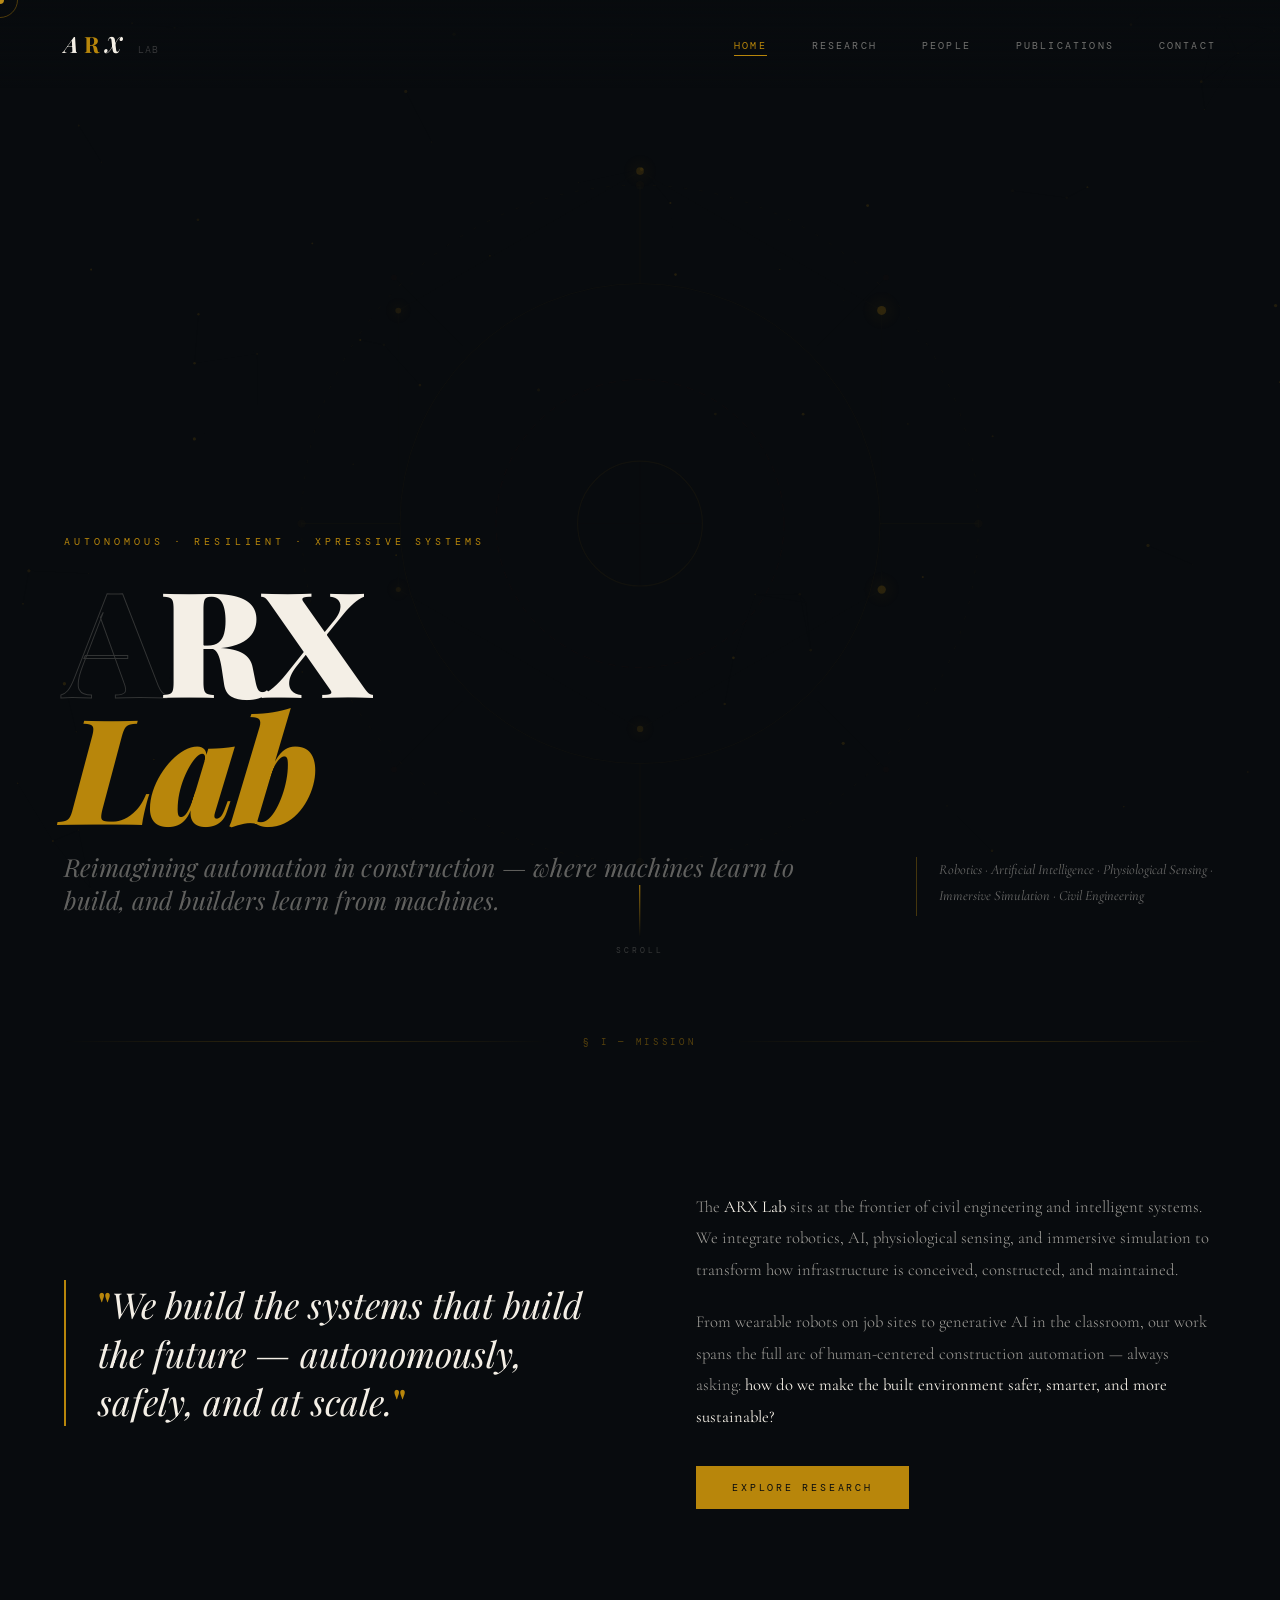
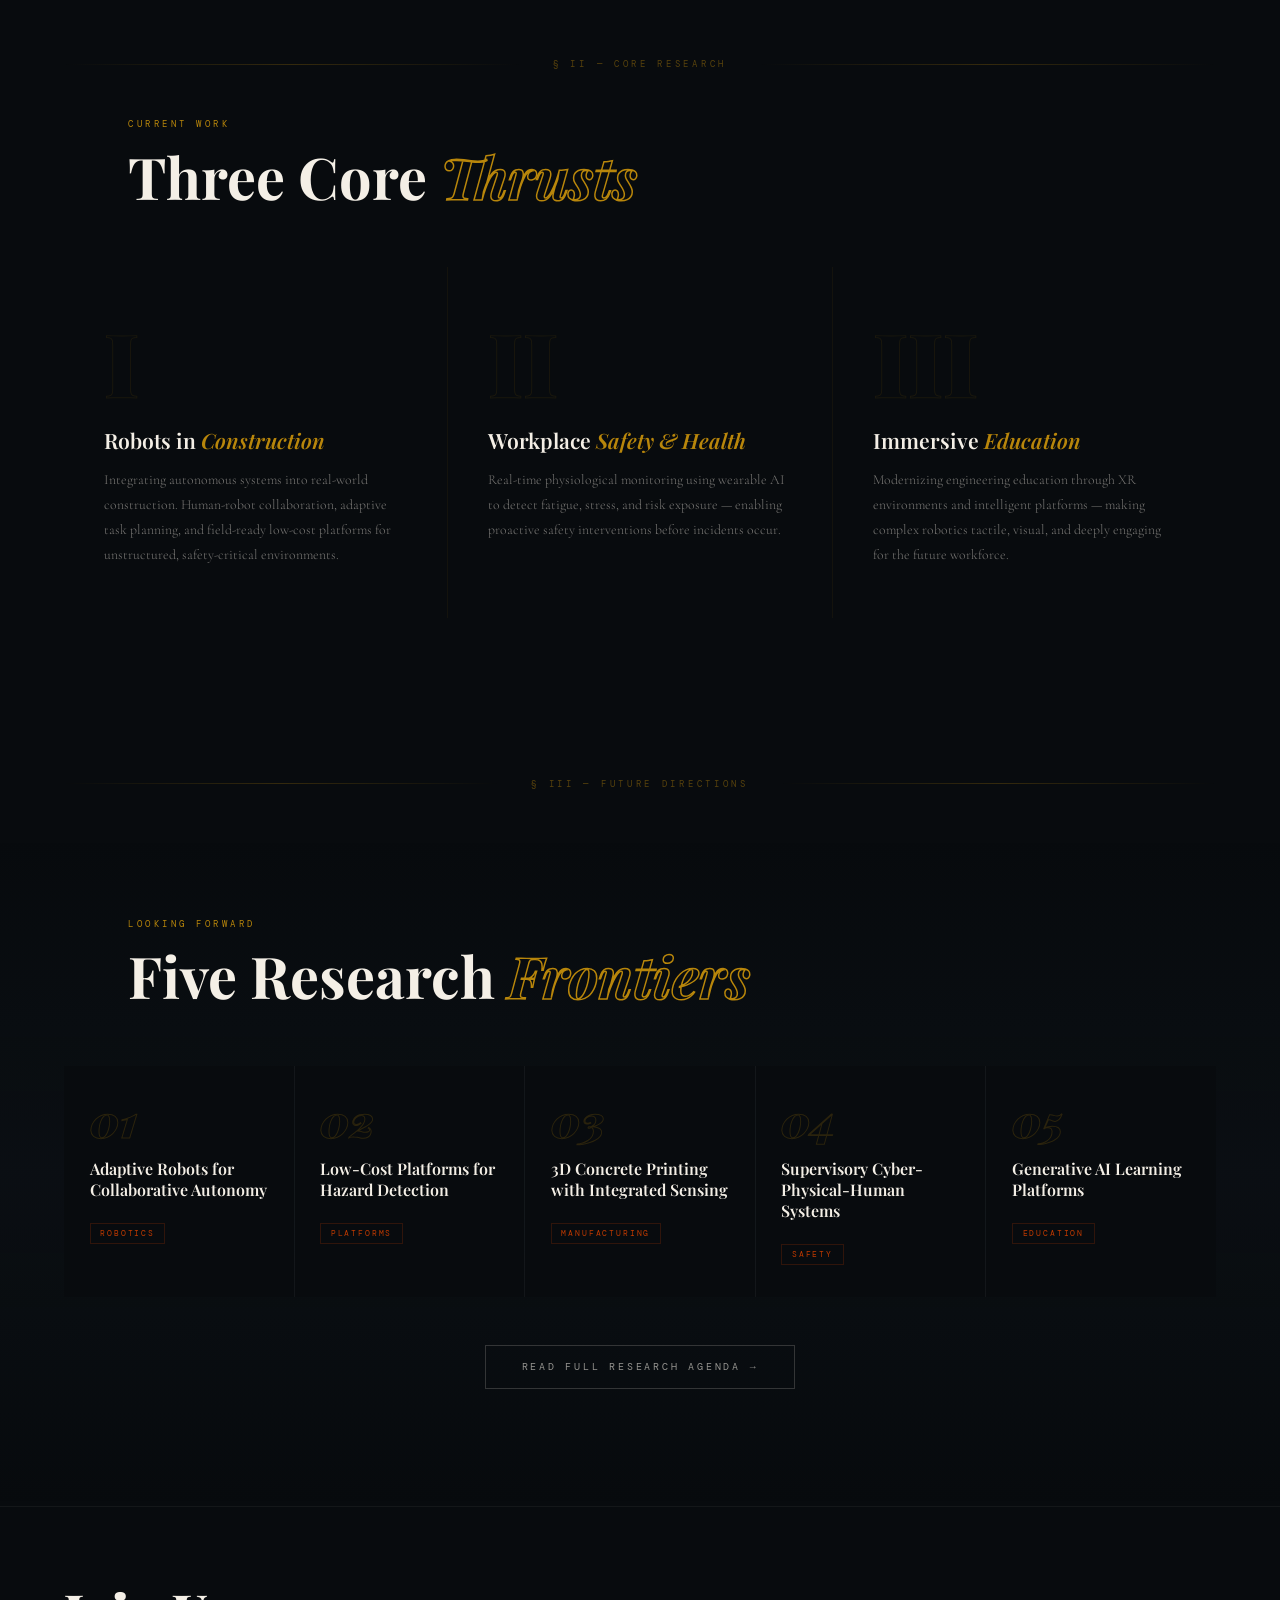
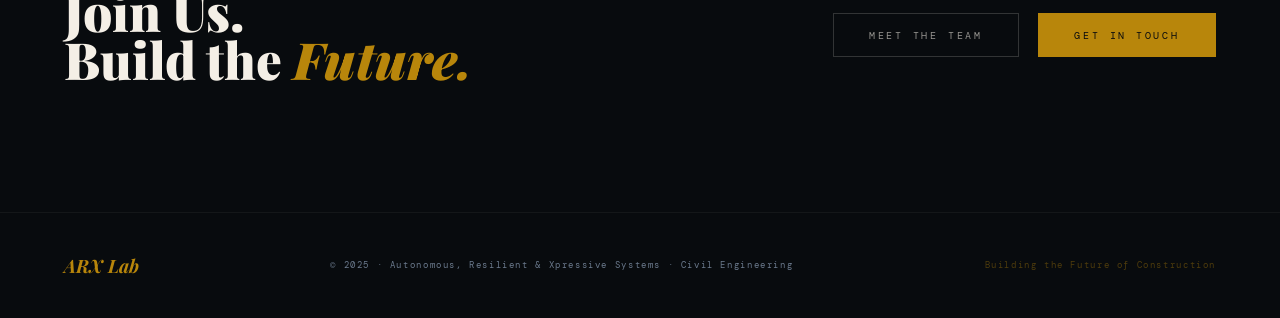
<file: index.html>
<!DOCTYPE html>
<html lang="en">
<head>
<meta charset="UTF-8"><meta name="viewport" content="width=device-width,initial-scale=1.0">
<title>ARX Lab — Home</title>
<link rel="preconnect" href="https://fonts.googleapis.com">
<link href="https://fonts.googleapis.com/css2?family=Cormorant+Garamond:ital,wght@0,300;0,400;0,600;1,300;1,400;1,600&family=DM+Mono:ital,wght@0,300;0,400;1,300&family=Playfair+Display:ital,wght@0,400;0,700;0,900;1,400;1,700&display=swap" rel="stylesheet">
<style>
:root{--ink:#080b0e;--paper:#f4efe6;--amber:#b8860b;--amber2:#d4a520;--ember:#8b2500;--ember2:#c03a00;--slate:#1c2b3a;--fog:#6b7a8d;--serif:'Cormorant Garamond',Georgia,serif;--display:'Playfair Display',Georgia,serif;--mono:'DM Mono',monospace}
*,*::before,*::after{box-sizing:border-box;margin:0;padding:0}
html{scroll-behavior:smooth}
body{background:var(--ink);color:var(--paper);font-family:var(--serif);overflow-x:hidden;cursor:none}
#cur{position:fixed;width:8px;height:8px;background:var(--amber);border-radius:50%;pointer-events:none;z-index:99999;transform:translate(-50%,-50%);mix-blend-mode:screen;transition:width .2s,height .2s}
#ring{position:fixed;width:36px;height:36px;border:1px solid rgba(184,134,11,.4);border-radius:50%;pointer-events:none;z-index:99998;transform:translate(-50%,-50%);transition:all .12s ease-out}
#bgCanvas{position:fixed;inset:0;z-index:0;opacity:.45}
nav{position:fixed;top:0;left:0;right:0;z-index:900;display:flex;justify-content:space-between;align-items:center;padding:1.8rem 5vw}
nav::after{content:'';position:absolute;inset:0;background:linear-gradient(to bottom,rgba(8,11,14,.9) 0%,transparent 100%);z-index:-1;pointer-events:none}
.nav-logo{font-family:var(--display);font-size:1.4rem;font-weight:700;font-style:italic;color:var(--paper);text-decoration:none}
.nav-logo b{color:var(--amber);font-style:normal}
nav ul{list-style:none;display:flex;gap:2.8rem}
nav a{font-family:var(--mono);font-size:.62rem;letter-spacing:.22em;text-transform:uppercase;color:rgba(244,239,230,.45);text-decoration:none;transition:color .2s;position:relative}
nav a:hover{color:var(--amber)}
nav a.active{color:var(--amber)}
nav a.active::after{content:'';position:absolute;bottom:-4px;left:0;right:0;height:1px;background:var(--amber)}
.wrap{position:relative;z-index:10}
.rv{opacity:0;transform:translateY(26px);transition:opacity .85s ease,transform .85s ease}
.rv.on{opacity:1;transform:none}
.d1{transition-delay:.08s}.d2{transition-delay:.16s}.d3{transition-delay:.24s}.d4{transition-delay:.32s}.d5{transition-delay:.4s}
footer{position:relative;z-index:10;padding:2.5rem 5vw;border-top:1px solid rgba(244,239,230,.05);display:flex;align-items:center;justify-content:space-between;flex-wrap:wrap;gap:1rem}
.f-brand{font-family:var(--display);font-style:italic;font-size:1.15rem;font-weight:700;color:var(--amber)}
.f-copy{font-family:var(--mono);font-size:.56rem;letter-spacing:.18em;color:var(--fog)}
.divider{display:flex;align-items:center;gap:2rem;padding:0 5vw;margin:3rem 0;position:relative;z-index:10}
.divider::before,.divider::after{content:'';flex:1;height:1px;background:linear-gradient(90deg,transparent,rgba(184,134,11,.25),transparent)}
.div-label{font-family:var(--mono);font-size:.55rem;letter-spacing:.42em;text-transform:uppercase;color:rgba(184,134,11,.45);white-space:nowrap}
.sec-eye{font-family:var(--mono);font-size:.58rem;letter-spacing:.38em;text-transform:uppercase;color:var(--amber);margin-bottom:1.2rem}
.sec-head{font-family:var(--display);font-weight:700;font-size:clamp(2.8rem,4.5vw,5rem);line-height:.92;color:var(--paper);margin-bottom:2.5rem}
.sec-head em{font-style:italic;color:transparent;-webkit-text-stroke:1.5px var(--amber)}

/* ── PAGE-SPECIFIC ── */
#hero{min-height:100vh;display:flex;flex-direction:column;justify-content:flex-end;padding:0 5vw 8vh;overflow:hidden}
.sigil{position:absolute;top:50%;left:50%;transform:translate(-50%,-52%);width:min(72vw,720px);height:min(72vw,720px);pointer-events:none;z-index:1;opacity:.055;animation:spin 90s linear infinite}
@keyframes spin{to{transform:translate(-50%,-52%) rotate(360deg)}}
.hero-inner{position:relative;z-index:10;display:grid;grid-template-columns:1fr 300px;gap:4rem;align-items:flex-end}
.hero-over{font-family:var(--mono);font-size:.6rem;letter-spacing:.42em;text-transform:uppercase;color:var(--amber);margin-bottom:1.6rem}
.hero-h1{font-family:var(--display);font-weight:900;font-size:clamp(4rem,11.5vw,12rem);line-height:.86;letter-spacing:-.025em;color:var(--paper)}
.hg{color:transparent;-webkit-text-stroke:1px rgba(244,239,230,.18)}
.ha{color:var(--amber);font-style:italic}
.hero-sub{font-family:var(--display);font-style:italic;font-size:clamp(.95rem,2vw,1.55rem);color:rgba(244,239,230,.38);margin-top:1.4rem;letter-spacing:.01em}
.hero-aside{padding-bottom:.4rem;border-left:1px solid rgba(184,134,11,.35);padding-left:1.4rem}
.hero-aside p{font-family:var(--serif);font-style:italic;font-size:.88rem;line-height:1.85;color:rgba(244,239,230,.42)}
.scroll-cue{position:absolute;bottom:3.5vh;left:50%;transform:translateX(-50%);z-index:10;display:flex;flex-direction:column;align-items:center;gap:.5rem}
.scroll-cue span{font-family:var(--mono);font-size:.52rem;letter-spacing:.35em;text-transform:uppercase;color:rgba(244,239,230,.2)}
.sc-ln{width:1px;height:52px;background:linear-gradient(to bottom,var(--amber),transparent);animation:scP 2.2s ease-in-out infinite}
@keyframes scP{0%,100%{opacity:.25;transform:scaleY(1)}50%{opacity:.7;transform:scaleY(1.15)}}

/* INTRO STRIP */
#intro{padding:6rem 5vw;display:grid;grid-template-columns:1fr 1fr;gap:7rem;align-items:center}
.intro-quote{font-family:var(--display);font-size:clamp(1.6rem,2.8vw,2.6rem);font-style:italic;font-weight:300;line-height:1.35;color:var(--paper);border-left:2px solid var(--amber);padding-left:2rem}
.intro-quote strong{font-weight:700;font-style:normal;color:var(--amber)}
.intro-body p{font-size:1.04rem;line-height:1.9;color:rgba(244,239,230,.65);font-weight:300;margin-bottom:1.3rem}
.intro-body strong{color:var(--paper);font-weight:400}

/* THRUSTS */
#thrusts{padding:0 5vw 7rem}
.thrusts-grid{display:grid;grid-template-columns:repeat(3,1fr);gap:1px;background:rgba(184,134,11,.07);margin-top:4rem}
.thrust{background:var(--ink);padding:3.2rem 2.5rem;position:relative;overflow:hidden;transition:background .35s;cursor:default}
.thrust:hover{background:#111820}
.t-num{font-family:var(--display);font-size:5.5rem;font-weight:900;line-height:1;color:transparent;-webkit-text-stroke:1px rgba(184,134,11,.1);margin-bottom:1.3rem;display:block;transition:-webkit-text-stroke .35s}
.thrust:hover .t-num{-webkit-text-stroke:1px rgba(184,134,11,.28)}
.t-name{font-family:var(--display);font-size:1.32rem;font-weight:600;color:var(--paper);line-height:1.25;margin-bottom:.85rem}
.t-name em{color:var(--amber);font-style:italic}
.t-desc{font-size:.86rem;line-height:1.82;color:rgba(244,239,230,.48);font-weight:300}
.t-bar{position:absolute;bottom:0;left:0;right:0;height:2px;background:linear-gradient(90deg,var(--ember2),var(--amber));transform:scaleX(0);transform-origin:left;transition:transform .4s ease}
.thrust:hover .t-bar{transform:scaleX(1)}

/* GLIMPSE FUTURES */
#futures-glimpse{padding:5rem 5vw 7rem;background:linear-gradient(180deg,transparent,rgba(28,43,58,.12),transparent)}
.fglimpse-grid{display:grid;grid-template-columns:repeat(5,1fr);gap:1px;background:rgba(244,239,230,.04);margin-top:4rem}
.fg-card{background:var(--ink);padding:2rem 1.6rem;position:relative;transition:background .3s;cursor:default}
.fg-card:hover{background:#0e151d}
.fg-n{font-family:var(--display);font-size:2.8rem;font-weight:900;font-style:italic;color:transparent;-webkit-text-stroke:1px rgba(184,134,11,.2);line-height:1;margin-bottom:1rem;transition:-webkit-text-stroke .3s}
.fg-card:hover .fg-n{-webkit-text-stroke:1px var(--amber)}
.fg-title{font-family:var(--display);font-size:1rem;font-weight:600;color:var(--paper);line-height:1.3;margin-bottom:.6rem}
.fg-tag{font-family:var(--mono);font-size:.52rem;letter-spacing:.22em;text-transform:uppercase;color:var(--ember2);border:1px solid rgba(192,58,0,.22);padding:.25rem .6rem;display:inline-block;margin-top:.8rem}
.fg-bar{position:absolute;top:0;left:0;right:0;height:1px;background:linear-gradient(90deg,var(--ember2),var(--amber));transform:scaleX(0);transform-origin:left;transition:transform .4s}
.fg-card:hover .fg-bar{transform:scaleX(1)}

/* CTA */
#cta{padding:5rem 5vw 8rem;display:flex;justify-content:space-between;align-items:center;gap:3rem;flex-wrap:wrap;border-top:1px solid rgba(244,239,230,.05)}
.cta-text h2{font-family:var(--display);font-size:clamp(2rem,4vw,4rem);font-weight:900;line-height:.95;color:var(--paper)}
.cta-text h2 em{color:var(--amber);font-style:italic}
.cta-btns{display:flex;gap:1.2rem;flex-wrap:wrap}
.btn{font-family:var(--mono);font-size:.62rem;letter-spacing:.28em;text-transform:uppercase;padding:.9rem 2.2rem;text-decoration:none;position:relative;overflow:hidden;transition:all .28s;display:inline-block}
.btn-filled{background:var(--amber);color:var(--ink);border:1px solid var(--amber)}
.btn-filled:hover{background:transparent;color:var(--amber)}
.btn-ghost{background:transparent;color:rgba(244,239,230,.6);border:1px solid rgba(244,239,230,.18)}
.btn-ghost:hover{color:var(--paper);border-color:rgba(244,239,230,.5)}

@media(max-width:900px){
  nav ul{display:none}
  .hero-inner{grid-template-columns:1fr}
  .hero-aside{display:none}
  .hero-h1{font-size:3.8rem}
  #intro{grid-template-columns:1fr;padding:4rem 5vw;gap:3rem}
  .thrusts-grid{grid-template-columns:1fr}
  .fglimpse-grid{grid-template-columns:repeat(2,1fr)}
  #cta{flex-direction:column}
}
</style>
</head>
<body>
<div id="cur"></div><div id="ring"></div>
<canvas id="bgCanvas"></canvas>

<nav class="wrap">
  <a href="index.html" class="nav-logo">A<b>R</b>X <span style="font-family:var(--mono);font-size:.6rem;letter-spacing:.1em;color:rgba(244,239,230,.22);font-style:normal;font-weight:300">LAB</span></a>
  <ul>
    <li><a href="index.html" class="active">Home</a></li>
    <li><a href="research.html">Research</a></li>
    <li><a href="people.html">People</a></li>
    <li><a href="publications.html">Publications</a></li>
    <li><a href="contact.html">Contact</a></li>
  </ul>
</nav>

<!-- HERO -->
<section id="hero" class="wrap">
  <svg class="sigil" viewBox="0 0 600 600" fill="none" xmlns="http://www.w3.org/2000/svg">
    <circle cx="300" cy="300" r="282" stroke="#b8860b" stroke-width=".5" stroke-dasharray="3 10"/>
    <circle cx="300" cy="300" r="200" stroke="#b8860b" stroke-width=".5"/>
    <circle cx="300" cy="300" r="120" stroke="#c03a00" stroke-width=".5" stroke-dasharray="6 5"/>
    <circle cx="300" cy="300" r="52" stroke="#b8860b" stroke-width="1"/>
    <line x1="300" y1="18" x2="300" y2="100" stroke="#b8860b" stroke-width=".5"/>
    <line x1="300" y1="500" x2="300" y2="582" stroke="#b8860b" stroke-width=".5"/>
    <line x1="18" y1="300" x2="100" y2="300" stroke="#b8860b" stroke-width=".5"/>
    <line x1="500" y1="300" x2="582" y2="300" stroke="#b8860b" stroke-width=".5"/>
    <line x1="95" y1="95" x2="152" y2="152" stroke="#b8860b" stroke-width=".5" opacity=".4"/>
    <line x1="505" y1="95" x2="448" y2="152" stroke="#b8860b" stroke-width=".5" opacity=".4"/>
    <line x1="95" y1="505" x2="152" y2="448" stroke="#b8860b" stroke-width=".5" opacity=".4"/>
    <line x1="505" y1="505" x2="448" y2="448" stroke="#b8860b" stroke-width=".5" opacity=".4"/>
    <circle cx="300" cy="18" r="3.5" fill="#b8860b" opacity=".5"/>
    <circle cx="300" cy="582" r="3.5" fill="#b8860b" opacity=".5"/>
    <circle cx="18" cy="300" r="3.5" fill="#b8860b" opacity=".5"/>
    <circle cx="582" cy="300" r="3.5" fill="#b8860b" opacity=".5"/>
    <circle cx="95" cy="95" r="2.5" fill="#c03a00" opacity=".4"/>
    <circle cx="505" cy="95" r="2.5" fill="#c03a00" opacity=".4"/>
    <circle cx="95" cy="505" r="2.5" fill="#c03a00" opacity=".4"/>
    <circle cx="505" cy="505" r="2.5" fill="#c03a00" opacity=".4"/>
    <line x1="300" y1="248" x2="300" y2="352" stroke="#c03a00" stroke-width=".8" opacity=".3"/>
    <line x1="248" y1="300" x2="352" y2="300" stroke="#c03a00" stroke-width=".8" opacity=".3"/>
  </svg>
  <div class="hero-inner">
    <div>
      <div class="hero-over">Autonomous · Resilient · Xpressive Systems</div>
      <h1 class="hero-h1"><span class="hg">A</span>RX<br><span class="ha">Lab</span></h1>
      <div class="hero-sub">Reimagining automation in construction — where machines learn to build, and builders learn from machines.</div>
    </div>
    <div class="hero-aside">
      <p>Robotics · Artificial Intelligence · Physiological Sensing · Immersive Simulation · Civil Engineering</p>
    </div>
  </div>
  <div class="scroll-cue"><div class="sc-ln"></div><span>Scroll</span></div>
</section>

<div class="divider wrap"><span class="div-label">§ I — Mission</span></div>

<!-- INTRO -->
<section id="intro" class="wrap">
  <div class="intro-quote rv">
    <strong>"</strong>We build the systems that build the future — autonomously, safely, and at scale.<strong>"</strong>
  </div>
  <div class="intro-body">
    <p class="rv d1">The <strong>ARX Lab</strong> sits at the frontier of civil engineering and intelligent systems. We integrate robotics, AI, physiological sensing, and immersive simulation to transform how infrastructure is conceived, constructed, and maintained.</p>
    <p class="rv d2">From wearable robots on job sites to generative AI in the classroom, our work spans the full arc of human-centered construction automation — always asking: <strong>how do we make the built environment safer, smarter, and more sustainable?</strong></p>
    <div class="rv d3" style="margin-top:2rem">
      <a href="research.html" class="btn btn-filled">Explore Research</a>
    </div>
  </div>
</section>

<div class="divider wrap"><span class="div-label">§ II — Core Research</span></div>

<!-- THREE THRUSTS -->
<section id="thrusts" class="wrap">
  <div style="padding:0 5vw">
    <div class="sec-eye rv">Current Work</div>
    <h2 class="sec-head rv">Three Core <em>Thrusts</em></h2>
  </div>
  <div class="thrusts-grid rv d1">
    <div class="thrust">
      <span class="t-num">I</span>
      <div class="t-name">Robots in <em>Construction</em></div>
      <div class="t-desc">Integrating autonomous systems into real-world construction. Human-robot collaboration, adaptive task planning, and field-ready low-cost platforms for unstructured, safety-critical environments.</div>
      <div class="t-bar"></div>
    </div>
    <div class="thrust">
      <span class="t-num">II</span>
      <div class="t-name">Workplace <em>Safety & Health</em></div>
      <div class="t-desc">Real-time physiological monitoring using wearable AI to detect fatigue, stress, and risk exposure — enabling proactive safety interventions before incidents occur.</div>
      <div class="t-bar"></div>
    </div>
    <div class="thrust">
      <span class="t-num">III</span>
      <div class="t-name">Immersive <em>Education</em></div>
      <div class="t-desc">Modernizing engineering education through XR environments and intelligent platforms — making complex robotics tactile, visual, and deeply engaging for the future workforce.</div>
      <div class="t-bar"></div>
    </div>
  </div>
</section>

<div class="divider wrap"><span class="div-label">§ III — Future Directions</span></div>

<!-- 5 FUTURE GLIMPSES -->
<section id="futures-glimpse" class="wrap">
  <div style="padding:0 5vw">
    <div class="sec-eye rv">Looking Forward</div>
    <h2 class="sec-head rv">Five Research <em>Frontiers</em></h2>
  </div>
  <div class="fglimpse-grid rv d1">
    <div class="fg-card"><div class="fg-bar"></div><div class="fg-n">01</div><div class="fg-title">Adaptive Robots for Collaborative Autonomy</div><span class="fg-tag">Robotics</span></div>
    <div class="fg-card"><div class="fg-bar"></div><div class="fg-n">02</div><div class="fg-title">Low-Cost Platforms for Hazard Detection</div><span class="fg-tag">Platforms</span></div>
    <div class="fg-card"><div class="fg-bar"></div><div class="fg-n">03</div><div class="fg-title">3D Concrete Printing with Integrated Sensing</div><span class="fg-tag">Manufacturing</span></div>
    <div class="fg-card"><div class="fg-bar"></div><div class="fg-n">04</div><div class="fg-title">Supervisory Cyber-Physical-Human Systems</div><span class="fg-tag">Safety</span></div>
    <div class="fg-card"><div class="fg-bar"></div><div class="fg-n">05</div><div class="fg-title">Generative AI Learning Platforms</div><span class="fg-tag">Education</span></div>
  </div>
  <div style="text-align:center;margin-top:3rem"><a href="research.html" class="btn btn-ghost rv d2">Read Full Research Agenda →</a></div>
</section>

<!-- CTA -->
<section id="cta" class="wrap">
  <div class="cta-text">
    <h2 class="rv">Join Us.<br>Build the <em>Future.</em></h2>
  </div>
  <div class="cta-btns rv d1">
    <a href="people.html" class="btn btn-ghost">Meet the Team</a>
    <a href="contact.html" class="btn btn-filled">Get in Touch</a>
  </div>
</section>

<footer class="wrap">
  <div class="f-brand">ARX Lab</div>
  <div class="f-copy">© 2025 · Autonomous, Resilient &amp; Xpressive Systems · Civil Engineering</div>
  <div class="f-copy" style="color:var(--amber);opacity:.4">Building the Future of Construction</div>
</footer>

<script>
const cur=document.getElementById('cur'),ring=document.getElementById('ring');
let mx=0,my=0,rx=0,ry=0;
document.addEventListener('mousemove',e=>{mx=e.clientX;my=e.clientY});
(function ac(){cur.style.left=mx+'px';cur.style.top=my+'px';rx+=(mx-rx)*.13;ry+=(my-ry)*.13;ring.style.left=rx+'px';ring.style.top=ry+'px';requestAnimationFrame(ac)})();
const cv=document.getElementById('bgCanvas'),cx=cv.getContext('2d');
let W,H,t=0,nodes=[],particles=[];
function rsz(){W=cv.width=window.innerWidth;H=cv.height=window.innerHeight;
  nodes=Array.from({length:6},(_,i)=>{const a=(i/6)*Math.PI*2-Math.PI/2,r=Math.min(W,H)*.31;return{x:W/2+Math.cos(a)*r,y:H/2+Math.sin(a)*r,ox:W/2+Math.cos(a)*r,oy:H/2+Math.sin(a)*r,vx:(Math.random()-.5)*.1,vy:(Math.random()-.5)*.1}});
  particles=Array.from({length:80},()=>({x:Math.random()*W,y:Math.random()*H,vx:(Math.random()-.5)*.28,vy:(Math.random()-.5)*.28,sz:Math.random()*1.4+.3,al:Math.random()*.32+.04}));}
window.addEventListener('resize',rsz);rsz();
function frame(){cx.clearRect(0,0,W,H);t+=.003;
  nodes.forEach(n=>{n.x+=n.vx;n.y+=n.vy;n.vx+=(n.ox-n.x)*.0008;n.vy+=(n.oy-n.y)*.0008;n.vx*=.996;n.vy*=.996});
  for(let i=0;i<nodes.length;i++)for(let j=i+1;j<nodes.length;j++){const dx=nodes[j].x-nodes[i].x,dy=nodes[j].y-nodes[i].y,d=Math.sqrt(dx*dx+dy*dy),m=Math.min(W,H)*.68;if(d<m){cx.beginPath();cx.moveTo(nodes[i].x,nodes[i].y);cx.lineTo(nodes[j].x,nodes[j].y);cx.strokeStyle=`rgba(184,134,11,${(1-d/m)*.1})`;cx.lineWidth=.5;cx.stroke()}}
  nodes.forEach((n,i)=>{const p=Math.sin(t*1.3+i*1.05)*.5+.5;cx.beginPath();cx.arc(n.x,n.y,2.5+p*2,0,Math.PI*2);cx.fillStyle=`rgba(184,134,11,${.18+p*.28})`;cx.fill();const g=cx.createRadialGradient(n.x,n.y,0,n.x,n.y,14+p*7);g.addColorStop(0,`rgba(184,134,11,${.05+p*.04})`);g.addColorStop(1,'rgba(184,134,11,0)');cx.beginPath();cx.arc(n.x,n.y,14+p*7,0,Math.PI*2);cx.fillStyle=g;cx.fill()});
  particles.forEach(p=>{p.x+=p.vx;p.y+=p.vy;if(p.x<0)p.x=W;if(p.x>W)p.x=0;if(p.y<0)p.y=H;if(p.y>H)p.y=0;particles.forEach(q=>{const dx=q.x-p.x,dy=q.y-p.y,d=Math.sqrt(dx*dx+dy*dy);if(d<85&&d>0){cx.beginPath();cx.moveTo(p.x,p.y);cx.lineTo(q.x,q.y);cx.strokeStyle=`rgba(28,43,58,${(1-d/85)*.16})`;cx.lineWidth=.4;cx.stroke()}});cx.beginPath();cx.arc(p.x,p.y,p.sz,0,Math.PI*2);cx.fillStyle=`rgba(184,134,11,${p.al})`;cx.fill()});
  requestAnimationFrame(frame)}
frame();
const rvEls=document.querySelectorAll('.rv');
const io=new IntersectionObserver(es=>{es.forEach(e=>{if(e.isIntersecting){e.target.classList.add('on');io.unobserve(e.target)}})},{threshold:.08,rootMargin:'0px 0px -45px 0px'});
rvEls.forEach(el=>io.observe(el));
window.addEventListener('load',()=>{['.hero-over','.hero-h1','.hero-sub','.hero-aside'].forEach((s,i)=>{const el=document.querySelector(s);if(!el)return;el.style.cssText=`opacity:0;transform:translateY(38px);transition:opacity 1.1s ease ${.25+i*.15}s,transform 1.1s ease ${.25+i*.15}s`;requestAnimationFrame(()=>{el.style.opacity=1;el.style.transform='none'})})});
</script>
</body>
</html>
</file>
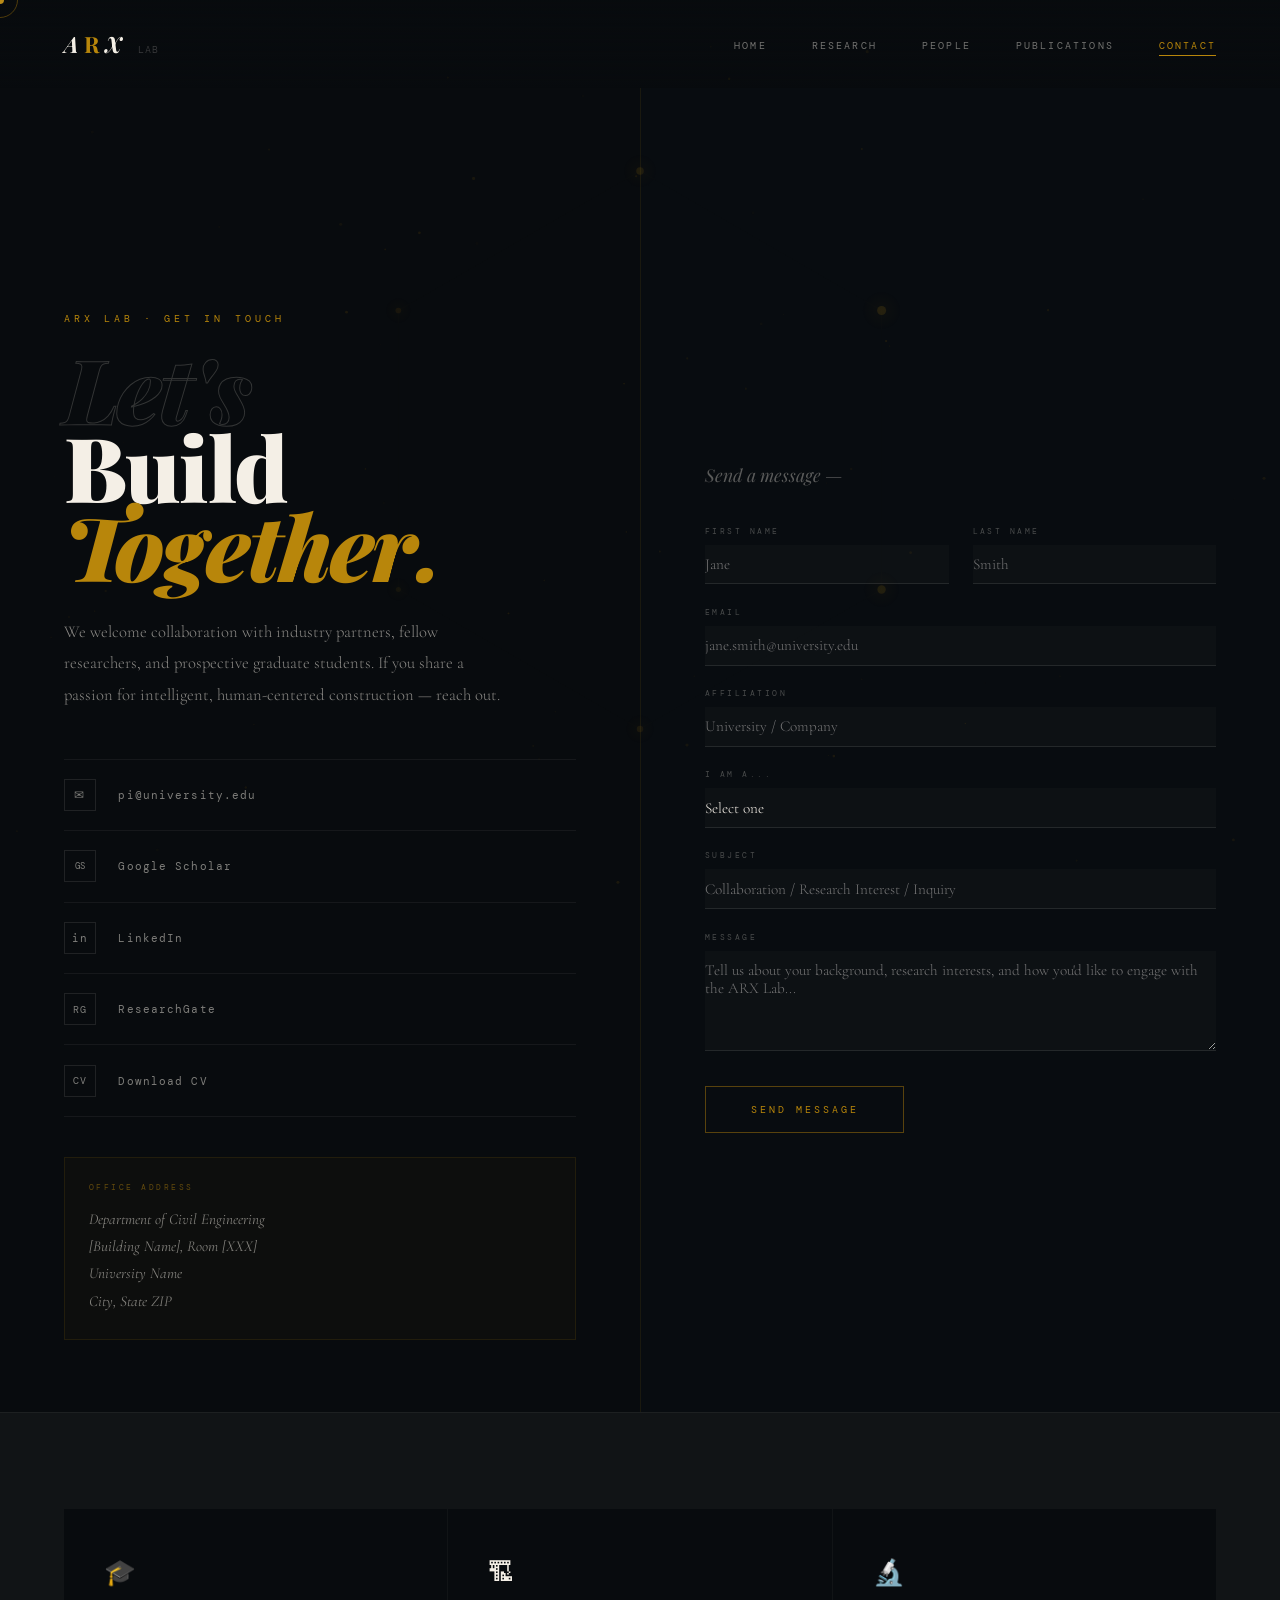
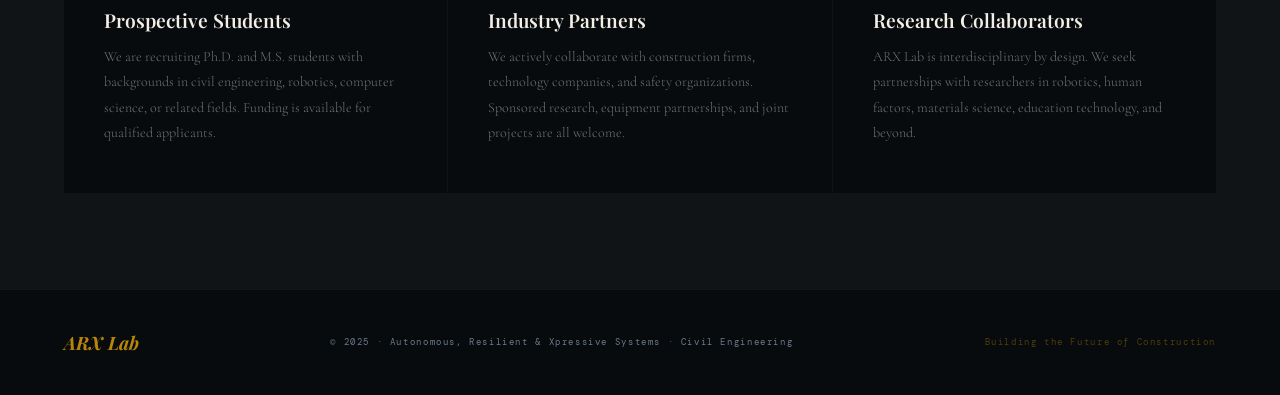
<file: contact.html>
<!DOCTYPE html>
<html lang="en">
<head>
<meta charset="UTF-8"><meta name="viewport" content="width=device-width,initial-scale=1.0">
<title>ARX Lab — Contact</title>
<link rel="preconnect" href="https://fonts.googleapis.com">
<link href="https://fonts.googleapis.com/css2?family=Cormorant+Garamond:ital,wght@0,300;0,400;0,600;1,300;1,400;1,600&family=DM+Mono:ital,wght@0,300;0,400;1,300&family=Playfair+Display:ital,wght@0,400;0,700;0,900;1,400;1,700&display=swap" rel="stylesheet">
<style>
:root{--ink:#080b0e;--paper:#f4efe6;--amber:#b8860b;--amber2:#d4a520;--ember:#8b2500;--ember2:#c03a00;--slate:#1c2b3a;--fog:#6b7a8d;--serif:'Cormorant Garamond',Georgia,serif;--display:'Playfair Display',Georgia,serif;--mono:'DM Mono',monospace}
*,*::before,*::after{box-sizing:border-box;margin:0;padding:0}
html{scroll-behavior:smooth}
body{background:var(--ink);color:var(--paper);font-family:var(--serif);overflow-x:hidden;cursor:none}
#cur{position:fixed;width:8px;height:8px;background:var(--amber);border-radius:50%;pointer-events:none;z-index:99999;transform:translate(-50%,-50%);mix-blend-mode:screen;transition:width .2s,height .2s}
#ring{position:fixed;width:36px;height:36px;border:1px solid rgba(184,134,11,.4);border-radius:50%;pointer-events:none;z-index:99998;transform:translate(-50%,-50%);transition:all .12s ease-out}
#bgCanvas{position:fixed;inset:0;z-index:0;opacity:.4}
nav{position:fixed;top:0;left:0;right:0;z-index:900;display:flex;justify-content:space-between;align-items:center;padding:1.8rem 5vw}
nav::after{content:'';position:absolute;inset:0;background:linear-gradient(to bottom,rgba(8,11,14,.9) 0%,transparent 100%);z-index:-1;pointer-events:none}
.nav-logo{font-family:var(--display);font-size:1.4rem;font-weight:700;font-style:italic;color:var(--paper);text-decoration:none}
.nav-logo b{color:var(--amber);font-style:normal}
nav ul{list-style:none;display:flex;gap:2.8rem}
nav a{font-family:var(--mono);font-size:.62rem;letter-spacing:.22em;text-transform:uppercase;color:rgba(244,239,230,.45);text-decoration:none;transition:color .2s;position:relative}
nav a:hover{color:var(--amber)}
nav a.active{color:var(--amber)}
nav a.active::after{content:'';position:absolute;bottom:-4px;left:0;right:0;height:1px;background:var(--amber)}
.wrap{position:relative;z-index:10}
.rv{opacity:0;transform:translateY(26px);transition:opacity .85s ease,transform .85s ease}
.rv.on{opacity:1;transform:none}
.d1{transition-delay:.08s}.d2{transition-delay:.16s}.d3{transition-delay:.24s}.d4{transition-delay:.32s}.d5{transition-delay:.4s}
footer{position:relative;z-index:10;padding:2.5rem 5vw;border-top:1px solid rgba(244,239,230,.05);display:flex;align-items:center;justify-content:space-between;flex-wrap:wrap;gap:1rem}
.f-brand{font-family:var(--display);font-style:italic;font-size:1.15rem;font-weight:700;color:var(--amber)}
.f-copy{font-family:var(--mono);font-size:.56rem;letter-spacing:.18em;color:var(--fog)}
.sec-eye{font-family:var(--mono);font-size:.58rem;letter-spacing:.38em;text-transform:uppercase;color:var(--amber);margin-bottom:1.2rem}
.sec-head{font-family:var(--display);font-weight:700;font-size:clamp(2.8rem,4.5vw,5rem);line-height:.92;color:var(--paper);margin-bottom:2.5rem}
.sec-head em{font-style:italic;color:transparent;-webkit-text-stroke:1.5px var(--amber)}

/* PAGE HERO — full height split */
#contact-hero{min-height:100vh;display:grid;grid-template-columns:1fr 1fr;position:relative;overflow:hidden}
.ch-left{display:flex;flex-direction:column;justify-content:flex-end;padding:14rem 5vw 8vh;position:relative}
.ch-right{display:flex;flex-direction:column;justify-content:center;padding:12rem 5vw 6rem;border-left:1px solid rgba(184,134,11,.1);background:rgba(28,43,58,.06)}

.ch-overline{font-family:var(--mono);font-size:.6rem;letter-spacing:.42em;text-transform:uppercase;color:var(--amber);margin-bottom:1.5rem}
.ch-headline{font-family:var(--display);font-weight:900;font-size:clamp(3.5rem,7vw,8.5rem);line-height:.88;letter-spacing:-.02em}
.ch-headline .ghost{display:block;color:transparent;-webkit-text-stroke:1px rgba(244,239,230,.18);font-style:italic}
.ch-headline .solid{display:block;color:var(--paper)}
.ch-headline .amber{display:block;color:var(--amber);font-style:italic}
.ch-body{font-family:var(--serif);font-size:1.04rem;line-height:1.88;color:rgba(244,239,230,.55);font-weight:300;margin-top:2rem;max-width:440px}

/* INFO ROWS */
.info-rows{margin-top:3rem;display:flex;flex-direction:column}
.info-row{display:flex;align-items:center;gap:1.4rem;padding:1.2rem 0;border-bottom:1px solid rgba(244,239,230,.06);text-decoration:none;color:rgba(244,239,230,.5);transition:color .2s;font-family:var(--mono);font-size:.7rem;letter-spacing:.1em}
.info-row:first-child{border-top:1px solid rgba(244,239,230,.06)}
.info-row:hover{color:var(--amber)}
.i-ico{width:32px;height:32px;border:1px solid rgba(244,239,230,.1);display:grid;place-items:center;font-size:.78rem;flex-shrink:0;transition:border-color .2s}
.info-row:hover .i-ico{border-color:var(--amber)}

/* ADDRESS BLOCK */
.address-block{margin-top:2.5rem;padding:1.5rem;border:1px solid rgba(184,134,11,.12);background:rgba(184,134,11,.03)}
.addr-label{font-family:var(--mono);font-size:.52rem;letter-spacing:.3em;text-transform:uppercase;color:rgba(184,134,11,.5);margin-bottom:.8rem}
.addr-text{font-family:var(--serif);font-style:italic;font-size:.95rem;line-height:1.8;color:rgba(244,239,230,.5)}

/* FORM */
.form-head{font-family:var(--display);font-size:1.1rem;font-style:italic;color:rgba(244,239,230,.35);margin-bottom:2.5rem;font-weight:300}
.field{margin-bottom:1.4rem}
.f-lbl{display:block;font-family:var(--mono);font-size:.52rem;letter-spacing:.3em;text-transform:uppercase;color:rgba(244,239,230,.28);margin-bottom:.5rem}
.field input,.field textarea,.field select{width:100%;background:rgba(244,239,230,.02);border:none;border-bottom:1px solid rgba(244,239,230,.1);color:var(--paper);font-family:var(--serif);font-size:.95rem;padding:.65rem 0;outline:none;transition:border-color .25s;appearance:none;font-weight:300}
.field input:focus,.field textarea:focus,.field select:focus{border-bottom-color:var(--amber)}
.field textarea{min-height:100px;resize:vertical}
.field select option{background:#1a2535}
.form-row{display:grid;grid-template-columns:1fr 1fr;gap:1.5rem}
.btn-snd{font-family:var(--mono);font-size:.62rem;letter-spacing:.3em;text-transform:uppercase;padding:1rem 2.8rem;background:transparent;border:1px solid rgba(184,134,11,.45);color:var(--amber);cursor:pointer;transition:all .28s;position:relative;overflow:hidden;margin-top:.5rem}
.btn-snd::before{content:'';position:absolute;inset:0;background:var(--amber);transform:translateX(-100%);transition:transform .3s ease;z-index:0}
.btn-snd:hover::before{transform:translateX(0)}
.btn-snd:hover{color:var(--ink)}
.btn-snd span{position:relative;z-index:1}

/* SUCCESS */
.form-success{display:none;padding:2rem;border:1px solid rgba(184,134,11,.3);background:rgba(184,134,11,.05);text-align:center}
.form-success p{font-family:var(--display);font-style:italic;font-size:1.2rem;color:var(--amber)}

/* BOTTOM STRIP */
#bottom-strip{padding:6rem 5vw;border-top:1px solid rgba(244,239,230,.05);display:grid;grid-template-columns:repeat(3,1fr);gap:1px;background:rgba(244,239,230,.04)}
.bs-card{background:var(--ink);padding:3rem 2.5rem;transition:background .3s}
.bs-card:hover{background:#0e151d}
.bs-icon{font-size:1.6rem;margin-bottom:1.2rem;display:block}
.bs-title{font-family:var(--display);font-size:1.2rem;font-weight:600;color:var(--paper);margin-bottom:.7rem}
.bs-body{font-size:.88rem;line-height:1.78;color:rgba(244,239,230,.45);font-weight:300}

@media(max-width:900px){
  nav ul{display:none}
  #contact-hero{grid-template-columns:1fr;min-height:auto}
  .ch-left{padding:10rem 5vw 3rem}
  .ch-right{padding:3rem 5vw 5rem;border-left:none;border-top:1px solid rgba(184,134,11,.1)}
  .form-row{grid-template-columns:1fr}
  #bottom-strip{grid-template-columns:1fr}
}
</style>
</head>
<body>
<div id="cur"></div><div id="ring"></div>
<canvas id="bgCanvas"></canvas>

<nav class="wrap">
  <a href="index.html" class="nav-logo">A<b>R</b>X <span style="font-family:var(--mono);font-size:.6rem;letter-spacing:.1em;color:rgba(244,239,230,.22);font-style:normal;font-weight:300">LAB</span></a>
  <ul>
    <li><a href="index.html">Home</a></li>
    <li><a href="research.html">Research</a></li>
    <li><a href="people.html">People</a></li>
    <li><a href="publications.html">Publications</a></li>
    <li><a href="contact.html" class="active">Contact</a></li>
  </ul>
</nav>

<section id="contact-hero" class="wrap">
  <div class="ch-left">
    <div class="ch-overline">ARX Lab · Get in Touch</div>
    <h1 class="ch-headline">
      <span class="ghost">Let's</span>
      <span class="solid">Build</span>
      <span class="amber">Together.</span>
    </h1>
    <p class="ch-body rv">We welcome collaboration with industry partners, fellow researchers, and prospective graduate students. If you share a passion for intelligent, human-centered construction — reach out.</p>

    <div class="info-rows rv d1">
      <a href="mailto:pi@university.edu" class="info-row">
        <div class="i-ico">✉</div>pi@university.edu
      </a>
      <a href="#" class="info-row">
        <div class="i-ico" style="font-size:.58rem;letter-spacing:.04em">GS</div>Google Scholar
      </a>
      <a href="#" class="info-row">
        <div class="i-ico" style="font-size:.68rem">in</div>LinkedIn
      </a>
      <a href="#" class="info-row">
        <div class="i-ico" style="font-size:.6rem">RG</div>ResearchGate
      </a>
      <a href="#" class="info-row">
        <div class="i-ico" style="font-size:.6rem">CV</div>Download CV
      </a>
    </div>

    <div class="address-block rv d2">
      <div class="addr-label">Office Address</div>
      <div class="addr-text">
        Department of Civil Engineering<br>
        [Building Name], Room [XXX]<br>
        University Name<br>
        City, State ZIP
      </div>
    </div>
  </div>

  <div class="ch-right">
    <div class="form-head rv">Send a message —</div>
    <form id="contactForm" onsubmit="handleSubmit(event)" class="rv d1">
      <div class="form-row">
        <div class="field">
          <label class="f-lbl">First Name</label>
          <input type="text" placeholder="Jane" required>
        </div>
        <div class="field">
          <label class="f-lbl">Last Name</label>
          <input type="text" placeholder="Smith" required>
        </div>
      </div>
      <div class="field">
        <label class="f-lbl">Email</label>
        <input type="email" placeholder="jane.smith@university.edu" required>
      </div>
      <div class="field">
        <label class="f-lbl">Affiliation</label>
        <input type="text" placeholder="University / Company">
      </div>
      <div class="field">
        <label class="f-lbl">I am a...</label>
        <select required>
          <option value="">Select one</option>
          <option>Prospective Ph.D. Student</option>
          <option>Prospective M.S. Student</option>
          <option>Industry Partner</option>
          <option>Fellow Researcher / Faculty</option>
          <option>Undergraduate Student</option>
          <option>Journalist / Media</option>
          <option>Other</option>
        </select>
      </div>
      <div class="field">
        <label class="f-lbl">Subject</label>
        <input type="text" placeholder="Collaboration / Research Interest / Inquiry">
      </div>
      <div class="field">
        <label class="f-lbl">Message</label>
        <textarea placeholder="Tell us about your background, research interests, and how you'd like to engage with the ARX Lab..." required></textarea>
      </div>
      <button type="submit" class="btn-snd"><span>Send Message</span></button>
    </form>
    <div class="form-success" id="formSuccess">
      <p>Thank you — we'll be in touch soon.</p>
    </div>
  </div>
</section>

<section id="bottom-strip" class="wrap">
  <div class="bs-card rv">
    <span class="bs-icon">🎓</span>
    <div class="bs-title">Prospective Students</div>
    <div class="bs-body">We are recruiting Ph.D. and M.S. students with backgrounds in civil engineering, robotics, computer science, or related fields. Funding is available for qualified applicants.</div>
  </div>
  <div class="bs-card rv d1">
    <span class="bs-icon">🏗</span>
    <div class="bs-title">Industry Partners</div>
    <div class="bs-body">We actively collaborate with construction firms, technology companies, and safety organizations. Sponsored research, equipment partnerships, and joint projects are all welcome.</div>
  </div>
  <div class="bs-card rv d2">
    <span class="bs-icon">🔬</span>
    <div class="bs-title">Research Collaborators</div>
    <div class="bs-body">ARX Lab is interdisciplinary by design. We seek partnerships with researchers in robotics, human factors, materials science, education technology, and beyond.</div>
  </div>
</section>

<footer class="wrap">
  <div class="f-brand">ARX Lab</div>
  <div class="f-copy">© 2025 · Autonomous, Resilient &amp; Xpressive Systems · Civil Engineering</div>
  <div class="f-copy" style="color:var(--amber);opacity:.4">Building the Future of Construction</div>
</footer>

<script>
const cur=document.getElementById('cur'),ring=document.getElementById('ring');
let mx=0,my=0,rx=0,ry=0;
document.addEventListener('mousemove',e=>{mx=e.clientX;my=e.clientY});
(function ac(){cur.style.left=mx+'px';cur.style.top=my+'px';rx+=(mx-rx)*.13;ry+=(my-ry)*.13;ring.style.left=rx+'px';ring.style.top=ry+'px';requestAnimationFrame(ac)})();
const cv=document.getElementById('bgCanvas'),cx=cv.getContext('2d');
let W,H,t=0,nodes=[],particles=[];
function rsz(){W=cv.width=window.innerWidth;H=cv.height=window.innerHeight;
  nodes=Array.from({length:6},(_,i)=>{const a=(i/6)*Math.PI*2-Math.PI/2,r=Math.min(W,H)*.31;return{x:W/2+Math.cos(a)*r,y:H/2+Math.sin(a)*r,ox:W/2+Math.cos(a)*r,oy:H/2+Math.sin(a)*r,vx:(Math.random()-.5)*.1,vy:(Math.random()-.5)*.1}});
  particles=Array.from({length:70},()=>({x:Math.random()*W,y:Math.random()*H,vx:(Math.random()-.5)*.26,vy:(Math.random()-.5)*.26,sz:Math.random()*1.3+.3,al:Math.random()*.28+.04}))}
window.addEventListener('resize',rsz);rsz();
function frame(){cx.clearRect(0,0,W,H);t+=.003;
  nodes.forEach(n=>{n.x+=n.vx;n.y+=n.vy;n.vx+=(n.ox-n.x)*.0008;n.vy+=(n.oy-n.y)*.0008;n.vx*=.996;n.vy*=.996});
  for(let i=0;i<nodes.length;i++)for(let j=i+1;j<nodes.length;j++){const dx=nodes[j].x-nodes[i].x,dy=nodes[j].y-nodes[i].y,d=Math.sqrt(dx*dx+dy*dy),m=Math.min(W,H)*.68;if(d<m){cx.beginPath();cx.moveTo(nodes[i].x,nodes[i].y);cx.lineTo(nodes[j].x,nodes[j].y);cx.strokeStyle=`rgba(184,134,11,${(1-d/m)*.1})`;cx.lineWidth=.5;cx.stroke()}}
  nodes.forEach((n,i)=>{const p=Math.sin(t*1.3+i*1.05)*.5+.5;cx.beginPath();cx.arc(n.x,n.y,2.5+p*2,0,Math.PI*2);cx.fillStyle=`rgba(184,134,11,${.16+p*.26})`;cx.fill();const g=cx.createRadialGradient(n.x,n.y,0,n.x,n.y,14+p*7);g.addColorStop(0,`rgba(184,134,11,${.05+p*.04})`);g.addColorStop(1,'rgba(184,134,11,0)');cx.beginPath();cx.arc(n.x,n.y,14+p*7,0,Math.PI*2);cx.fillStyle=g;cx.fill()});
  particles.forEach(p=>{p.x+=p.vx;p.y+=p.vy;if(p.x<0)p.x=W;if(p.x>W)p.x=0;if(p.y<0)p.y=H;if(p.y>H)p.y=0;cx.beginPath();cx.arc(p.x,p.y,p.sz,0,Math.PI*2);cx.fillStyle=`rgba(184,134,11,${p.al})`;cx.fill()});
  requestAnimationFrame(frame)}
frame();
const rvEls=document.querySelectorAll('.rv');
const io=new IntersectionObserver(es=>{es.forEach(e=>{if(e.isIntersecting){e.target.classList.add('on');io.unobserve(e.target)}})},{threshold:.08,rootMargin:'0px 0px -45px 0px'});
rvEls.forEach(el=>io.observe(el));
window.addEventListener('load',()=>{['.ch-overline','.ch-headline','.ch-body'].forEach((s,i)=>{const el=document.querySelector(s);if(!el)return;el.style.cssText=`opacity:0;transform:translateY(35px);transition:opacity 1s ease ${.2+i*.15}s,transform 1s ease ${.2+i*.15}s`;requestAnimationFrame(()=>{el.style.opacity=1;el.style.transform='none'})})});
function handleSubmit(e){
  e.preventDefault();
  document.getElementById('contactForm').style.display='none';
  document.getElementById('formSuccess').style.display='block';
}
</script>
</body>
</html>
</file>
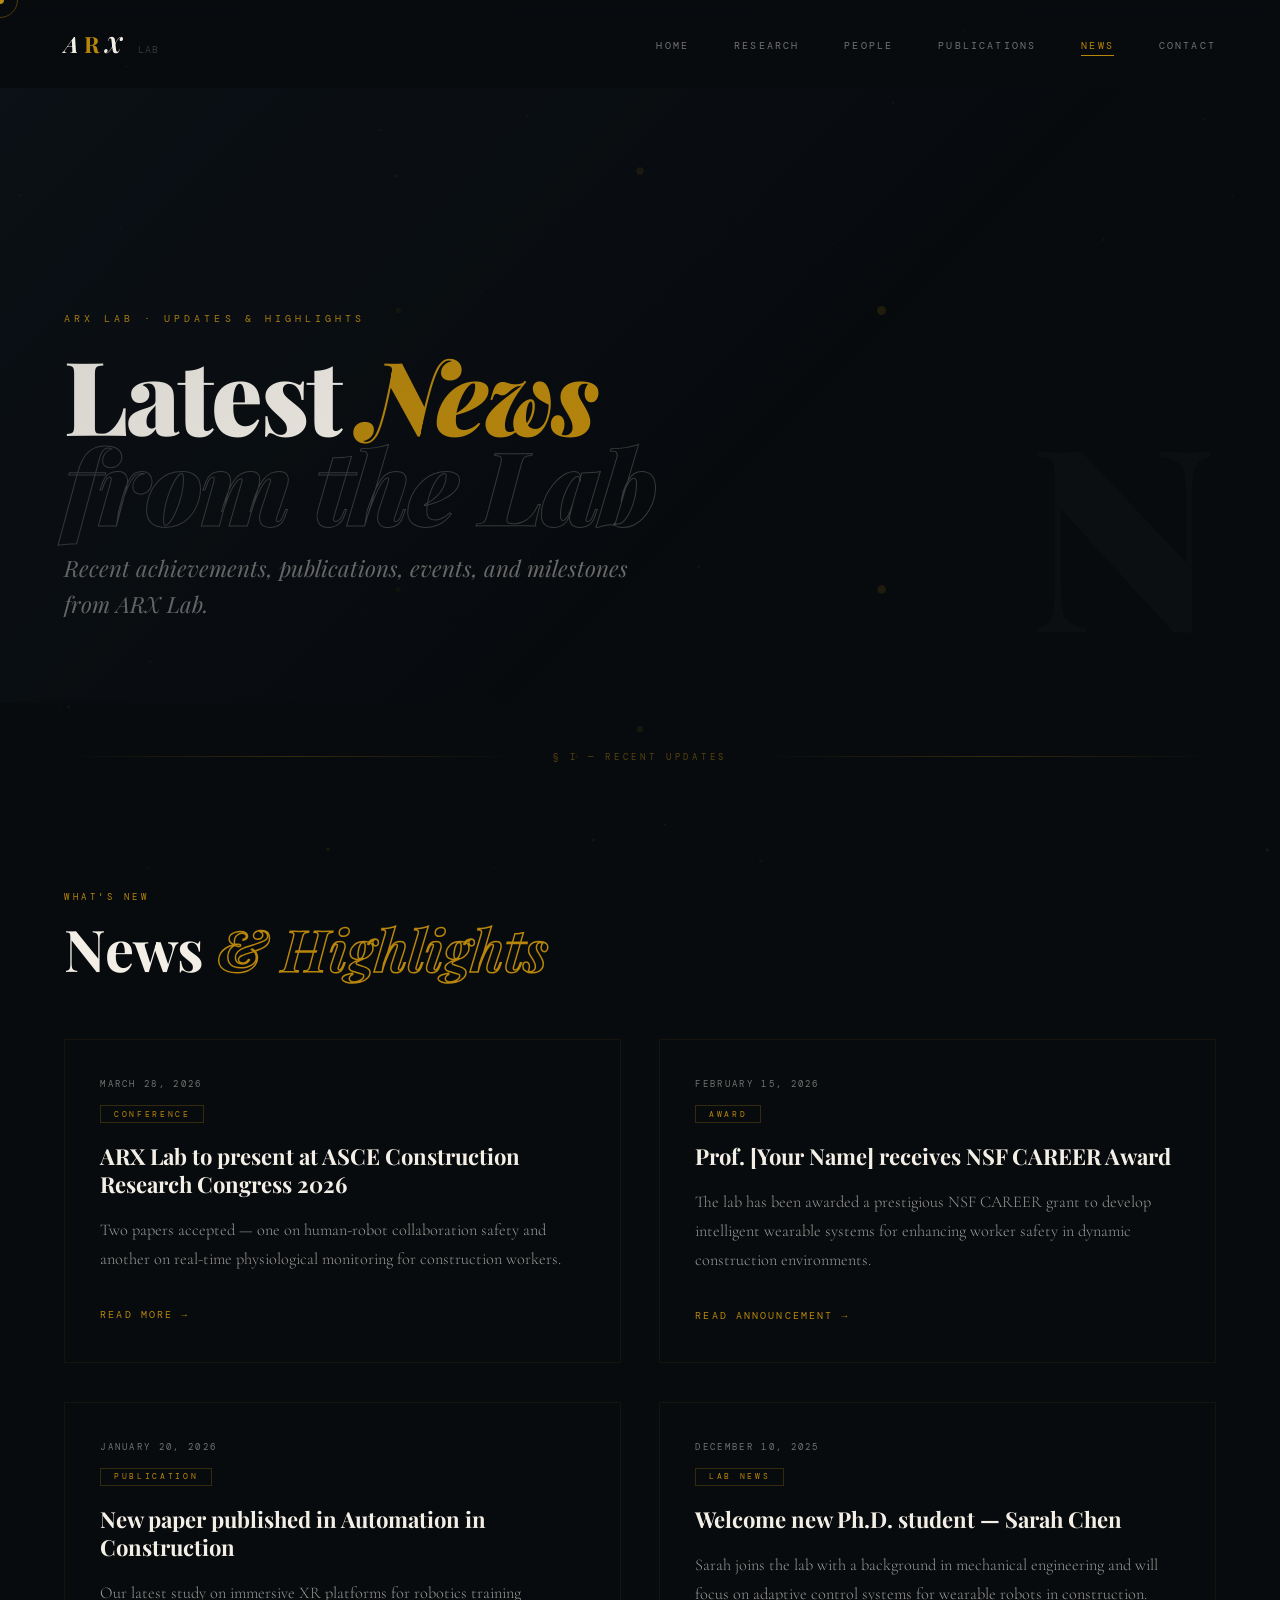
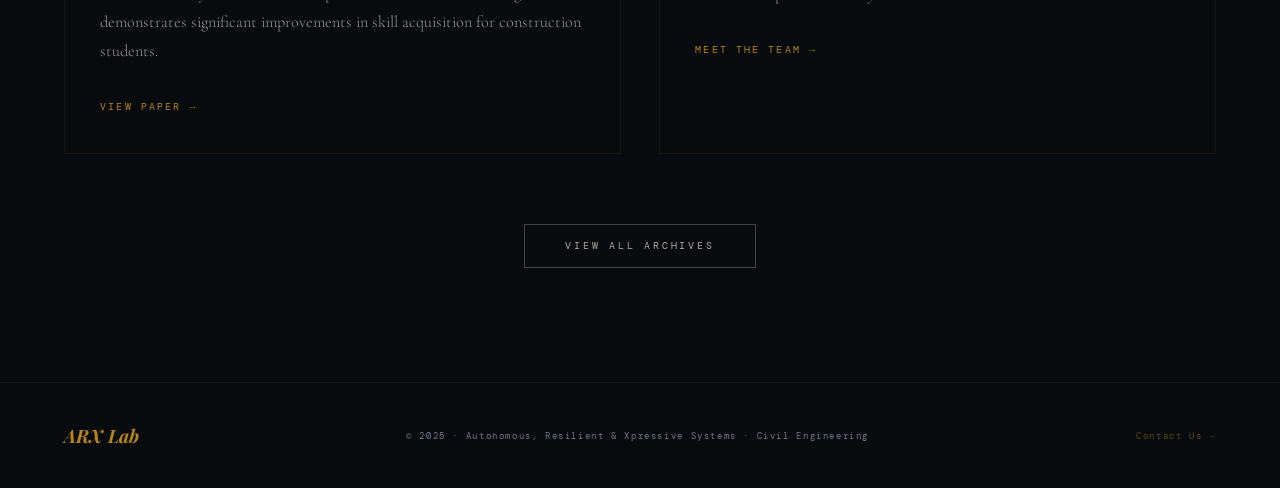
<file: news.html>
<!DOCTYPE html>
<html lang="en">
<head>
<meta charset="UTF-8">
<meta name="viewport" content="width=device-width,initial-scale=1.0">
<title>ARX Lab — News</title>
<link rel="preconnect" href="https://fonts.googleapis.com">
<link href="https://fonts.googleapis.com/css2?family=Cormorant+Garamond:ital,wght@0,300;0,400;0,600;1,300;1,400;1,600&family=DM+Mono:ital,wght@0,300;0,400;1,300&family=Playfair+Display:ital,wght@0,400;0,700;0,900;1,400;1,700&display=swap" rel="stylesheet">
<style>
:root{--ink:#080b0e;--paper:#f4efe6;--amber:#b8860b;--amber2:#d4a520;--ember:#8b2500;--ember2:#c03a00;--slate:#1c2b3a;--fog:#6b7a8d;--serif:'Cormorant Garamond',Georgia,serif;--display:'Playfair Display',Georgia,serif;--mono:'DM Mono',monospace}
*,*::before,*::after{box-sizing:border-box;margin:0;padding:0}
html{scroll-behavior:smooth}
body{background:var(--ink);color:var(--paper);font-family:var(--serif);overflow-x:hidden;cursor:none}
#cur{position:fixed;width:8px;height:8px;background:var(--amber);border-radius:50%;pointer-events:none;z-index:99999;transform:translate(-50%,-50%);mix-blend-mode:screen;transition:width .2s,height .2s}
#ring{position:fixed;width:36px;height:36px;border:1px solid rgba(184,134,11,.4);border-radius:50%;pointer-events:none;z-index:99998;transform:translate(-50%,-50%);transition:all .12s ease-out}
#bgCanvas{position:fixed;inset:0;z-index:0;opacity:.38}
nav{position:fixed;top:0;left:0;right:0;z-index:900;display:flex;justify-content:space-between;align-items:center;padding:1.8rem 5vw}
nav::after{content:'';position:absolute;inset:0;background:linear-gradient(to bottom,rgba(8,11,14,.9) 0%,transparent 100%);z-index:-1;pointer-events:none}
.nav-logo{font-family:var(--display);font-size:1.4rem;font-weight:700;font-style:italic;color:var(--paper);text-decoration:none}
.nav-logo b{color:var(--amber);font-style:normal}
nav ul{list-style:none;display:flex;gap:2.8rem}
nav a{font-family:var(--mono);font-size:.62rem;letter-spacing:.22em;text-transform:uppercase;color:rgba(244,239,230,.45);text-decoration:none;transition:color .2s;position:relative}
nav a:hover{color:var(--amber)}
nav a.active{color:var(--amber)}
nav a.active::after{content:'';position:absolute;bottom:-4px;left:0;right:0;height:1px;background:var(--amber)}
.wrap{position:relative;z-index:10}
.rv{opacity:0;transform:translateY(26px);transition:opacity .85s ease,transform .85s ease}
.rv.on{opacity:1;transform:none}
.d1{transition-delay:.08s}.d2{transition-delay:.16s}.d3{transition-delay:.24s}.d4{transition-delay:.32s}.d5{transition-delay:.4s}
footer{position:relative;z-index:10;padding:2.5rem 5vw;border-top:1px solid rgba(244,239,230,.05);display:flex;align-items:center;justify-content:space-between;flex-wrap:wrap;gap:1rem}
.f-brand{font-family:var(--display);font-style:italic;font-size:1.15rem;font-weight:700;color:var(--amber)}
.f-copy{font-family:var(--mono);font-size:.56rem;letter-spacing:.18em;color:var(--fog)}
.divider{display:flex;align-items:center;gap:2rem;padding:0 5vw;margin:3rem 0;position:relative;z-index:10}
.divider::before,.divider::after{content:'';flex:1;height:1px;background:linear-gradient(90deg,transparent,rgba(184,134,11,.25),transparent)}
.div-label{font-family:var(--mono);font-size:.55rem;letter-spacing:.42em;text-transform:uppercase;color:rgba(184,134,11,.45);white-space:nowrap}
.sec-eye{font-family:var(--mono);font-size:.58rem;letter-spacing:.38em;text-transform:uppercase;color:var(--amber);margin-bottom:1.2rem}
.sec-head{font-family:var(--display);font-weight:700;font-size:clamp(2.8rem,4.5vw,5rem);line-height:.92;color:var(--paper);margin-bottom:2.5rem}
.sec-head em{font-style:italic;color:transparent;-webkit-text-stroke:1.5px var(--amber)}

/* PAGE HERO */
.page-hero{padding:14rem 5vw 5rem;position:relative;overflow:hidden}
.page-hero-bg{position:absolute;inset:0;background:linear-gradient(135deg,rgba(28,43,58,.18) 0%,transparent 60%);pointer-events:none}
.page-tag{font-family:var(--mono);font-size:.6rem;letter-spacing:.42em;text-transform:uppercase;color:var(--amber);margin-bottom:1.5rem}
.page-title{font-family:var(--display);font-weight:900;font-size:clamp(3.5rem,8vw,9rem);line-height:.88;letter-spacing:-.02em;color:var(--paper)}
.page-title .ghost{color:transparent;-webkit-text-stroke:1px rgba(244,239,230,.2);font-style:italic}
.page-title .amber{color:var(--amber);font-style:italic}
.page-sub{font-family:var(--display);font-style:italic;font-size:clamp(1rem,1.8vw,1.4rem);color:rgba(244,239,230,.42);margin-top:1.4rem;max-width:600px;line-height:1.6}
.page-num{position:absolute;right:5vw;bottom:3rem;font-family:var(--display);font-size:20vw;font-weight:900;color:rgba(244,239,230,.018);line-height:1;pointer-events:none}

/* NEWS SECTION */
#news{padding:5rem 5vw 8rem}
.news-grid{display:grid;grid-template-columns:repeat(auto-fit, minmax(380px, 1fr)); gap:2.4rem; margin-top:4rem}
.news-card{background:var(--ink);padding:2.4rem 2.2rem;border:1px solid rgba(184,134,11,.08);transition:all .35s ease;position:relative;overflow:hidden}
.news-card:hover{background:#0e151d;border-color:rgba(184,134,11,.25);transform:translateY(-6px)}
.news-card::before{content:'';position:absolute;top:0;left:0;right:0;height:2px;background:linear-gradient(90deg,var(--ember2),var(--amber));transform:scaleX(0);transform-origin:left;transition:transform .5s ease}
.news-card:hover::before{transform:scaleX(1)}

.news-date{font-family:var(--mono);font-size:.58rem;letter-spacing:.25em;text-transform:uppercase;color:rgba(244,239,230,.45);margin-bottom:.7rem}
.news-category{font-family:var(--mono);font-size:.52rem;letter-spacing:.32em;text-transform:uppercase;color:var(--amber);margin-bottom:1.2rem;display:inline-block;padding:.15rem .8rem;border:1px solid rgba(184,134,11,.25)}
.news-title{font-family:var(--display);font-size:1.38rem;line-height:1.28;font-weight:700;color:var(--paper);margin-bottom:1.1rem}
.news-excerpt{font-size:1.02rem;line-height:1.78;color:rgba(244,239,230,.62);margin-bottom:1.8rem;font-weight:300}
.news-link{font-family:var(--mono);font-size:.6rem;letter-spacing:.22em;text-transform:uppercase;color:var(--amber);text-decoration:none;transition:color .2s}
.news-link:hover{color:var(--paper)}

@media(max-width:900px){
  nav ul{display:none}
  .page-title{font-size:3.2rem}
  .news-grid{grid-template-columns:1fr}
}
</style>
</head>
<body>
<div id="cur"></div><div id="ring"></div>
<canvas id="bgCanvas"></canvas>

<nav class="wrap">
  <a href="index.html" class="nav-logo">A<b>R</b>X <span style="font-family:var(--mono);font-size:.6rem;letter-spacing:.1em;color:rgba(244,239,230,.22);font-style:normal;font-weight:300">LAB</span></a>
  <ul>
    <li><a href="index.html">Home</a></li>
    <li><a href="research.html">Research</a></li>
    <li><a href="people.html">People</a></li>
    <li><a href="publications.html">Publications</a></li>
    <li><a href="news.html" class="active">News</a></li>
    <li><a href="contact.html">Contact</a></li>
  </ul>
</nav>

<section class="page-hero wrap">
  <div class="page-hero-bg"></div>
  <div class="page-tag">ARX Lab · Updates &amp; Highlights</div>
  <h1 class="page-title">Latest <span class="amber">News</span><br><span class="ghost">from the Lab</span></h1>
  <div class="page-sub">Recent achievements, publications, events, and milestones from ARX Lab.</div>
  <div class="page-num">N</div>
</section>

<div class="divider wrap"><span class="div-label">§ I — Recent Updates</span></div>

<section id="news" class="wrap">
  <div class="sec-eye rv">What's New</div>
  <h2 class="sec-head rv">News <em>&amp; Highlights</em></h2>
  
  <div class="news-grid">
    
    <!-- Example News Item 1 -->
    <div class="news-card rv">
      <div class="news-date">March 28, 2026</div>
      <div class="news-category">Conference</div>
      <h3 class="news-title">ARX Lab to present at ASCE Construction Research Congress 2026</h3>
      <p class="news-excerpt">Two papers accepted — one on human-robot collaboration safety and another on real-time physiological monitoring for construction workers.</p>
      <a href="#" class="news-link">Read more →</a>
    </div>

    <!-- Example News Item 2 -->
    <div class="news-card rv d1">
      <div class="news-date">February 15, 2026</div>
      <div class="news-category">Award</div>
      <h3 class="news-title">Prof. [Your Name] receives NSF CAREER Award</h3>
      <p class="news-excerpt">The lab has been awarded a prestigious NSF CAREER grant to develop intelligent wearable systems for enhancing worker safety in dynamic construction environments.</p>
      <a href="#" class="news-link">Read announcement →</a>
    </div>

    <!-- Example News Item 3 -->
    <div class="news-card rv d2">
      <div class="news-date">January 20, 2026</div>
      <div class="news-category">Publication</div>
      <h3 class="news-title">New paper published in Automation in Construction</h3>
      <p class="news-excerpt">Our latest study on immersive XR platforms for robotics training demonstrates significant improvements in skill acquisition for construction students.</p>
      <a href="#" class="news-link">View paper →</a>
    </div>

    <!-- Example News Item 4 -->
    <div class="news-card rv d3">
      <div class="news-date">December 10, 2025</div>
      <div class="news-category">Lab News</div>
      <h3 class="news-title">Welcome new Ph.D. student — Sarah Chen</h3>
      <p class="news-excerpt">Sarah joins the lab with a background in mechanical engineering and will focus on adaptive control systems for wearable robots in construction.</p>
      <a href="people.html" class="news-link">Meet the team →</a>
    </div>

  </div>

  <div style="text-align:center; margin-top:5rem;">
    <a href="#" class="btn" style="font-family:var(--mono);font-size:.62rem;letter-spacing:.28em;text-transform:uppercase;padding:.9rem 2.5rem;background:transparent;border:1px solid rgba(244,239,230,.25);color:rgba(244,239,230,.7);text-decoration:none;transition:all .3s;">View All Archives</a>
  </div>
</section>

<footer class="wrap">
  <div class="f-brand">ARX Lab</div>
  <div class="f-copy">© 2025 · Autonomous, Resilient &amp; Xpressive Systems · Civil Engineering</div>
  <a href="contact.html" class="f-copy" style="color:var(--amber);opacity:.5;text-decoration:none">Contact Us →</a>
</footer>

<script>
const cur=document.getElementById('cur'),ring=document.getElementById('ring');
let mx=0,my=0,rx=0,ry=0;
document.addEventListener('mousemove',e=>{mx=e.clientX;my=e.clientY});
(function ac(){cur.style.left=mx+'px';cur.style.top=my+'px';rx+=(mx-rx)*.13;ry+=(my-ry)*.13;ring.style.left=rx+'px';ring.style.top=ry+'px';requestAnimationFrame(ac)})();

const cv=document.getElementById('bgCanvas'),cx=cv.getContext('2d');
let W,H,t=0,nodes=[],particles=[];
function rsz(){W=cv.width=window.innerWidth;H=cv.height=window.innerHeight;
  nodes=Array.from({length:6},(_,i)=>{const a=(i/6)*Math.PI*2-Math.PI/2,r=Math.min(W,H)*.31;return{x:W/2+Math.cos(a)*r,y:H/2+Math.sin(a)*r,ox:W/2+Math.cos(a)*r,oy:H/2+Math.sin(a)*r,vx:(Math.random()-.5)*.1,vy:(Math.random()-.5)*.1}});
  particles=Array.from({length:65},()=>({x:Math.random()*W,y:Math.random()*H,vx:(Math.random()-.5)*.25,vy:(Math.random()-.5)*.25,sz:Math.random()*1.3+.3,al:Math.random()*.28+.04}))}
window.addEventListener('resize',rsz);rsz();

function frame(){cx.clearRect(0,0,W,H);t+=.003;
  nodes.forEach(n=>{n.x+=n.vx;n.y+=n.vy;n.vx+=(n.ox-n.x)*.0008;n.vy+=(n.oy-n.y)*.0008;n.vx*=.996;n.vy*=.996});
  for(let i=0;i<nodes.length;i++)for(let j=i+1;j<nodes.length;j++){const dx=nodes[j].x-nodes[i].x,dy=nodes[j].y-nodes[i].y,d=Math.sqrt(dx*dx+dy*dy),m=Math.min(W,H)*.68;if(d<m){cx.beginPath();cx.moveTo(nodes[i].x,nodes[i].y);cx.lineTo(nodes[j].x,nodes[j].y);cx.strokeStyle=`rgba(184,134,11,${(1-d/m)*.09})`;cx.lineWidth=.5;cx.stroke()}}
  nodes.forEach((n,i)=>{const p=Math.sin(t*1.3+i*1.05)*.5+.5;cx.beginPath();cx.arc(n.x,n.y,2.5+p*2,0,Math.PI*2);cx.fillStyle=`rgba(184,134,11,${.15+p*.25})`;cx.fill()});
  particles.forEach(p=>{p.x+=p.vx;p.y+=p.vy;if(p.x<0)p.x=W;if(p.x>W)p.x=0;if(p.y<0)p.y=H;if(p.y>H)p.y=0;cx.beginPath();cx.arc(p.x,p.y,p.sz,0,Math.PI*2);cx.fillStyle=`rgba(184,134,11,${p.al})`;cx.fill()});
  requestAnimationFrame(frame)}
frame();

const rvEls=document.querySelectorAll('.rv');
const io=new IntersectionObserver(es=>{es.forEach(e=>{if(e.isIntersecting){e.target.classList.add('on');io.unobserve(e.target)}})},{threshold:.08,rootMargin:'0px 0px -45px 0px'});
rvEls.forEach(el=>io.observe(el));

window.addEventListener('load',()=>{['.page-tag','.page-title','.page-sub'].forEach((s,i)=>{const el=document.querySelector(s);if(!el)return;el.style.cssText=`opacity:0;transform:translateY(35px);transition:opacity 1s ease ${.2+i*.15}s,transform 1s ease ${.2+i*.15}s`;requestAnimationFrame(()=>{el.style.opacity=1;el.style.transform='none'})})});
</script>
</body>
</html>
</file>
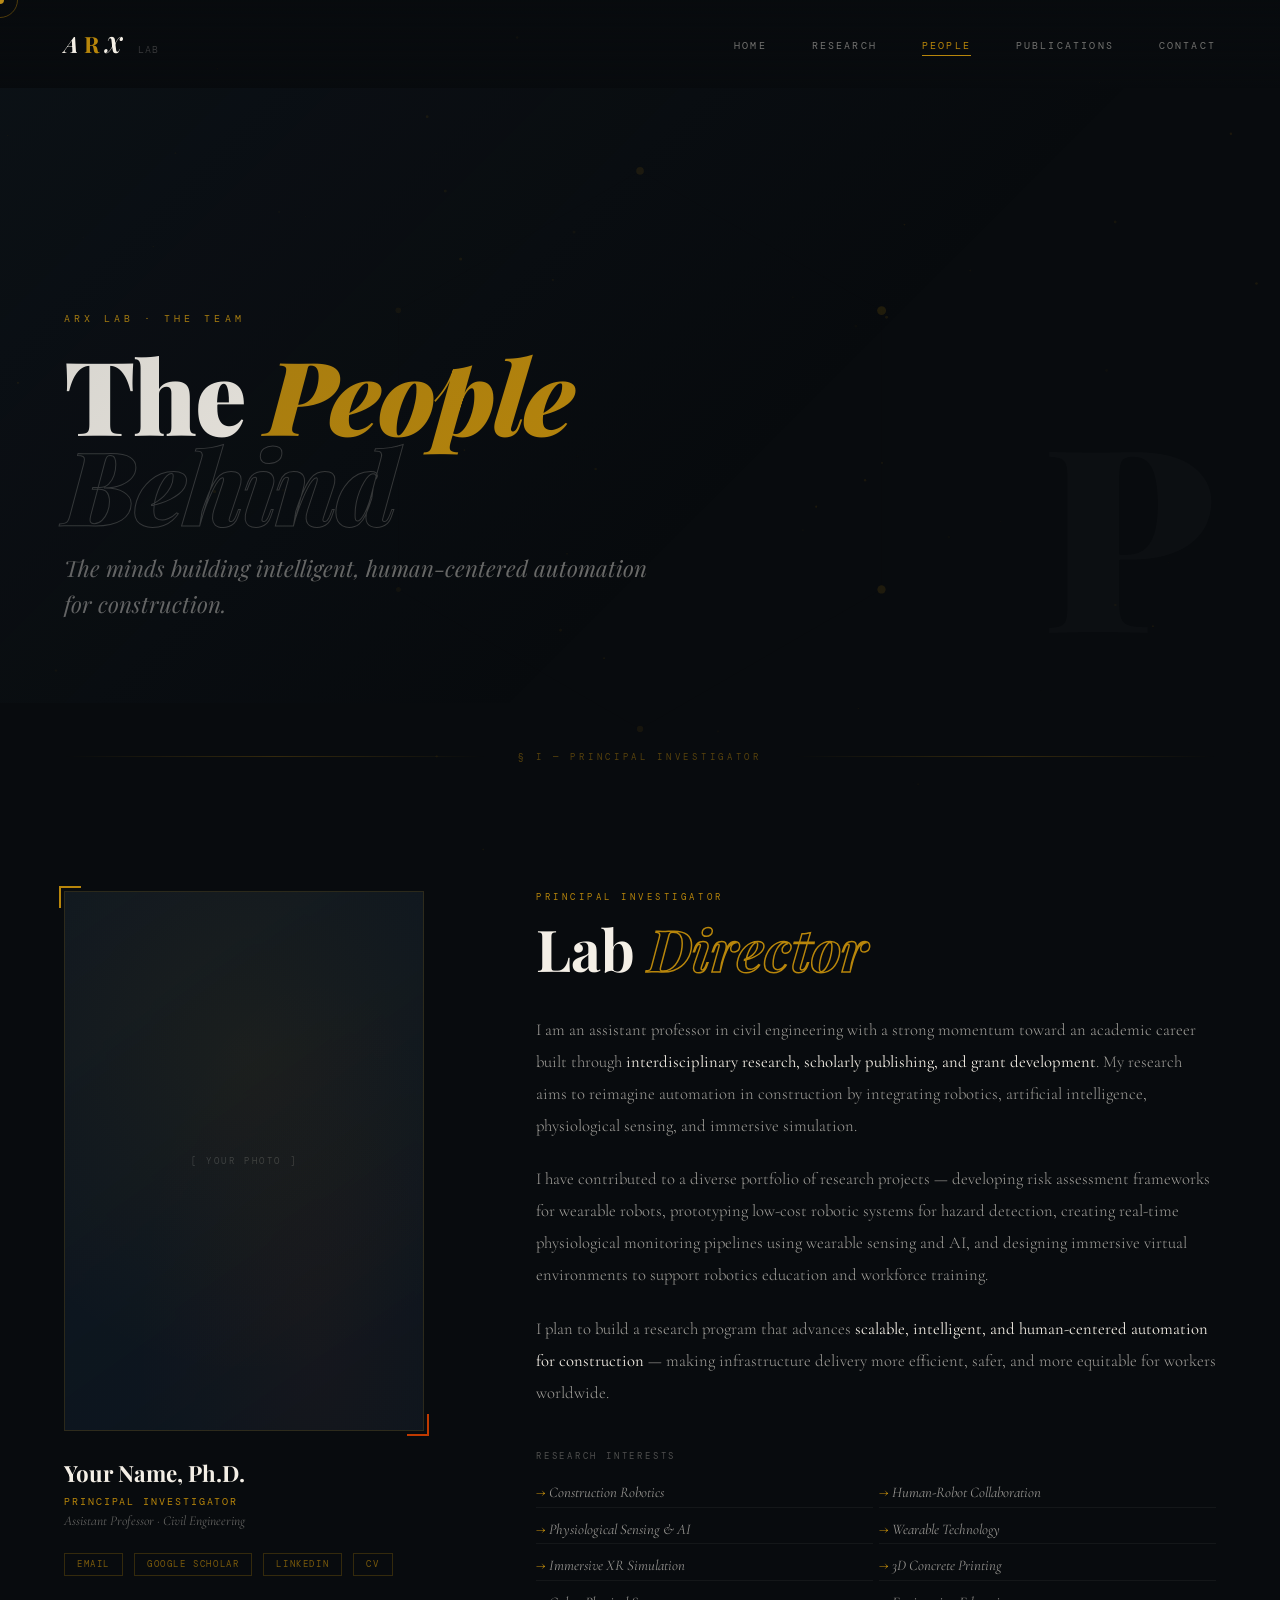
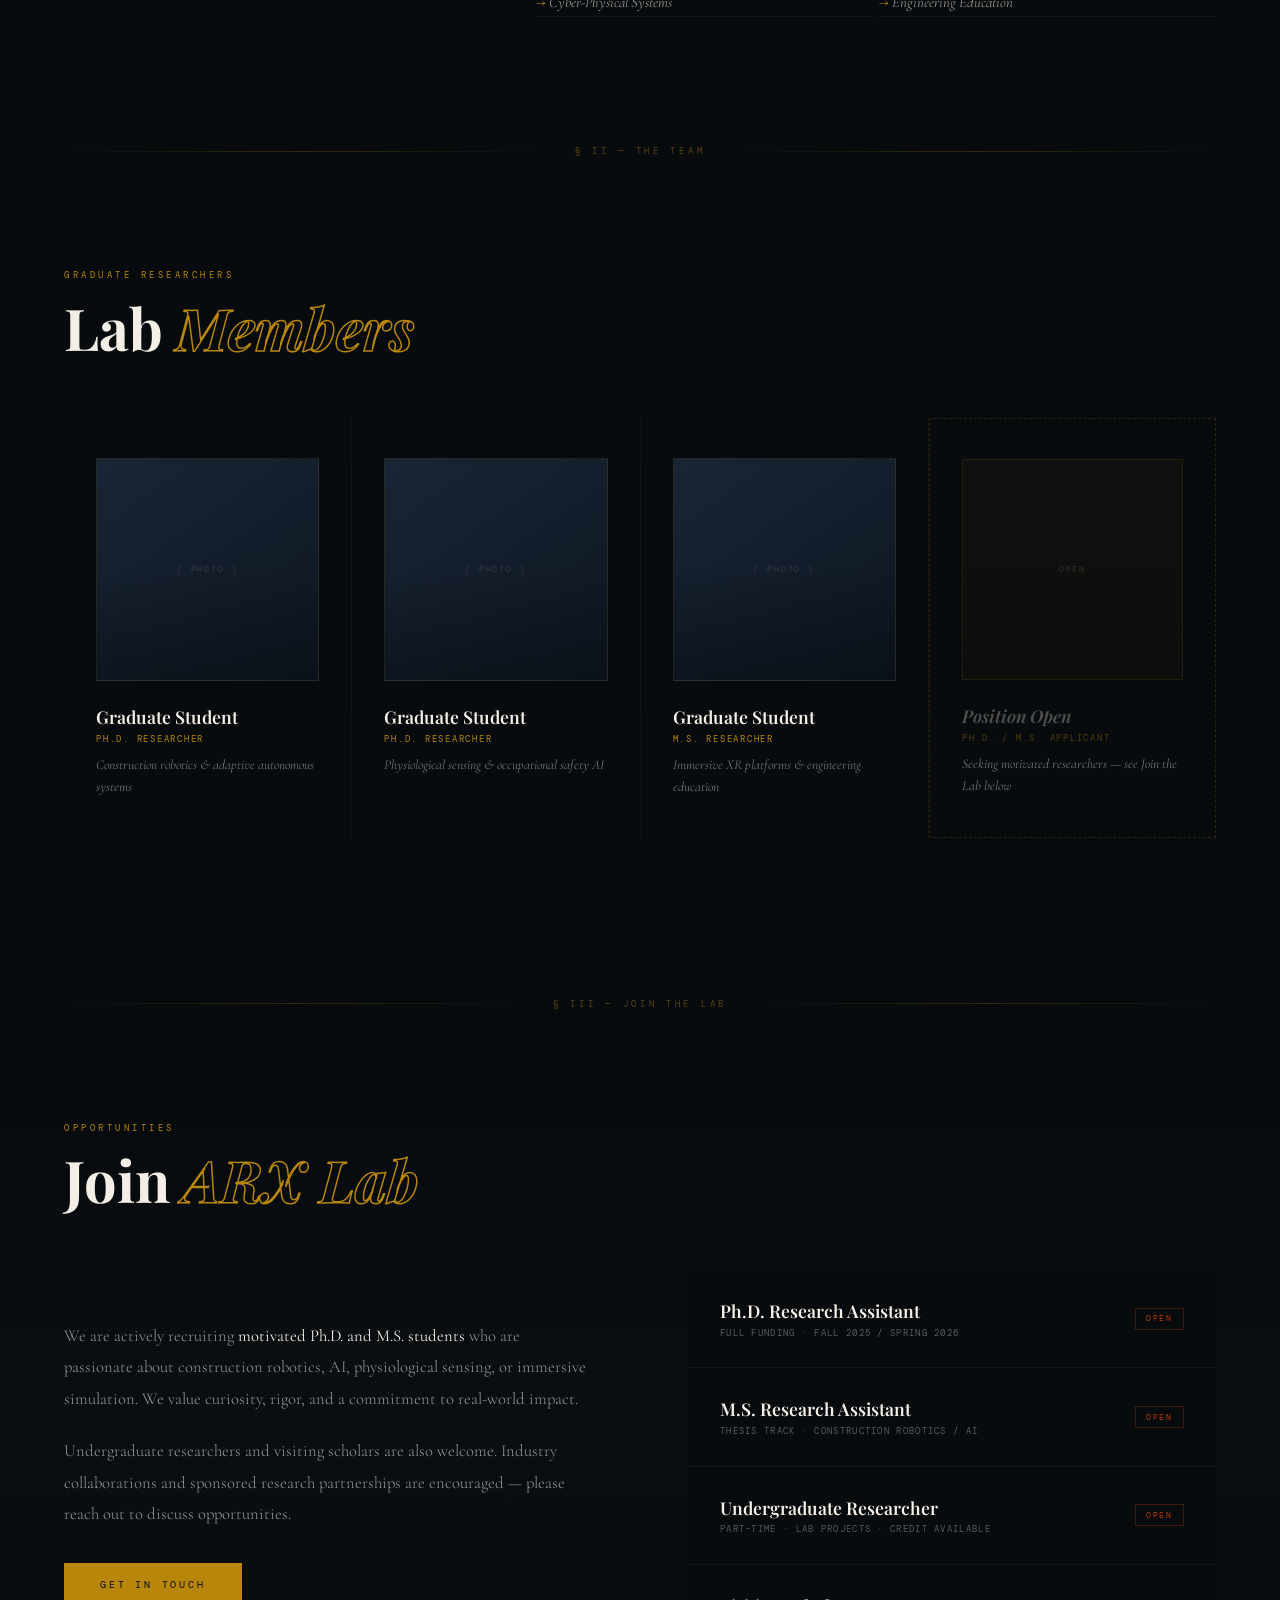
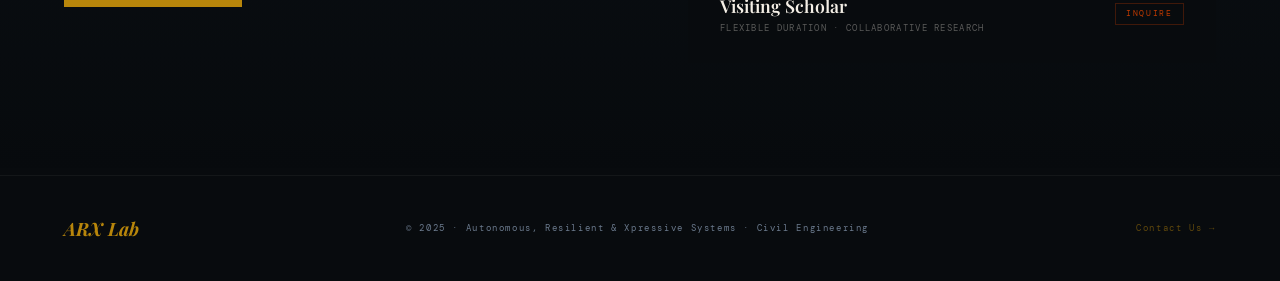
<file: people.html>
<!DOCTYPE html>
<html lang="en">
<head>
<meta charset="UTF-8"><meta name="viewport" content="width=device-width,initial-scale=1.0">
<title>ARX Lab — People</title>
<link rel="preconnect" href="https://fonts.googleapis.com">
<link href="https://fonts.googleapis.com/css2?family=Cormorant+Garamond:ital,wght@0,300;0,400;0,600;1,300;1,400;1,600&family=DM+Mono:ital,wght@0,300;0,400;1,300&family=Playfair+Display:ital,wght@0,400;0,700;0,900;1,400;1,700&display=swap" rel="stylesheet">
<style>
:root{--ink:#080b0e;--paper:#f4efe6;--amber:#b8860b;--amber2:#d4a520;--ember:#8b2500;--ember2:#c03a00;--slate:#1c2b3a;--fog:#6b7a8d;--serif:'Cormorant Garamond',Georgia,serif;--display:'Playfair Display',Georgia,serif;--mono:'DM Mono',monospace}
*,*::before,*::after{box-sizing:border-box;margin:0;padding:0}
html{scroll-behavior:smooth}
body{background:var(--ink);color:var(--paper);font-family:var(--serif);overflow-x:hidden;cursor:none}
#cur{position:fixed;width:8px;height:8px;background:var(--amber);border-radius:50%;pointer-events:none;z-index:99999;transform:translate(-50%,-50%);mix-blend-mode:screen;transition:width .2s,height .2s}
#ring{position:fixed;width:36px;height:36px;border:1px solid rgba(184,134,11,.4);border-radius:50%;pointer-events:none;z-index:99998;transform:translate(-50%,-50%);transition:all .12s ease-out}
#bgCanvas{position:fixed;inset:0;z-index:0;opacity:.38}
nav{position:fixed;top:0;left:0;right:0;z-index:900;display:flex;justify-content:space-between;align-items:center;padding:1.8rem 5vw}
nav::after{content:'';position:absolute;inset:0;background:linear-gradient(to bottom,rgba(8,11,14,.9) 0%,transparent 100%);z-index:-1;pointer-events:none}
.nav-logo{font-family:var(--display);font-size:1.4rem;font-weight:700;font-style:italic;color:var(--paper);text-decoration:none}
.nav-logo b{color:var(--amber);font-style:normal}
nav ul{list-style:none;display:flex;gap:2.8rem}
nav a{font-family:var(--mono);font-size:.62rem;letter-spacing:.22em;text-transform:uppercase;color:rgba(244,239,230,.45);text-decoration:none;transition:color .2s;position:relative}
nav a:hover{color:var(--amber)}
nav a.active{color:var(--amber)}
nav a.active::after{content:'';position:absolute;bottom:-4px;left:0;right:0;height:1px;background:var(--amber)}
.wrap{position:relative;z-index:10}
.rv{opacity:0;transform:translateY(26px);transition:opacity .85s ease,transform .85s ease}
.rv.on{opacity:1;transform:none}
.d1{transition-delay:.08s}.d2{transition-delay:.16s}.d3{transition-delay:.24s}.d4{transition-delay:.32s}.d5{transition-delay:.4s}
footer{position:relative;z-index:10;padding:2.5rem 5vw;border-top:1px solid rgba(244,239,230,.05);display:flex;align-items:center;justify-content:space-between;flex-wrap:wrap;gap:1rem}
.f-brand{font-family:var(--display);font-style:italic;font-size:1.15rem;font-weight:700;color:var(--amber)}
.f-copy{font-family:var(--mono);font-size:.56rem;letter-spacing:.18em;color:var(--fog)}
.divider{display:flex;align-items:center;gap:2rem;padding:0 5vw;margin:3rem 0;position:relative;z-index:10}
.divider::before,.divider::after{content:'';flex:1;height:1px;background:linear-gradient(90deg,transparent,rgba(184,134,11,.25),transparent)}
.div-label{font-family:var(--mono);font-size:.55rem;letter-spacing:.42em;text-transform:uppercase;color:rgba(184,134,11,.45);white-space:nowrap}
.sec-eye{font-family:var(--mono);font-size:.58rem;letter-spacing:.38em;text-transform:uppercase;color:var(--amber);margin-bottom:1.2rem}
.sec-head{font-family:var(--display);font-weight:700;font-size:clamp(2.8rem,4.5vw,5rem);line-height:.92;color:var(--paper);margin-bottom:2.5rem}
.sec-head em{font-style:italic;color:transparent;-webkit-text-stroke:1.5px var(--amber)}
.btn{font-family:var(--mono);font-size:.62rem;letter-spacing:.28em;text-transform:uppercase;padding:.9rem 2.2rem;text-decoration:none;position:relative;overflow:hidden;transition:all .28s;display:inline-block;cursor:pointer;border:none}
.btn-filled{background:var(--amber);color:var(--ink);border:1px solid var(--amber)}
.btn-filled:hover{background:transparent;color:var(--amber)}
.btn-ghost{background:transparent;color:rgba(244,239,230,.6);border:1px solid rgba(244,239,230,.18)}
.btn-ghost:hover{color:var(--paper);border-color:rgba(244,239,230,.5)}

/* PAGE HERO */
.page-hero{padding:14rem 5vw 5rem;position:relative;overflow:hidden}
.page-hero-bg{position:absolute;inset:0;background:linear-gradient(135deg,rgba(28,43,58,.18) 0%,transparent 60%);pointer-events:none}
.page-tag{font-family:var(--mono);font-size:.6rem;letter-spacing:.42em;text-transform:uppercase;color:var(--amber);margin-bottom:1.5rem}
.page-title{font-family:var(--display);font-weight:900;font-size:clamp(3.5rem,8vw,9rem);line-height:.88;letter-spacing:-.02em;color:var(--paper)}
.page-title .ghost{color:transparent;-webkit-text-stroke:1px rgba(244,239,230,.2);font-style:italic}
.page-title .amber{color:var(--amber);font-style:italic}
.page-sub{font-family:var(--display);font-style:italic;font-size:clamp(1rem,1.8vw,1.4rem);color:rgba(244,239,230,.42);margin-top:1.4rem;max-width:600px;line-height:1.6}
.page-num{position:absolute;right:5vw;bottom:3rem;font-family:var(--display);font-size:20vw;font-weight:900;color:rgba(244,239,230,.018);line-height:1;pointer-events:none}

/* PI SECTION */
#pi{padding:5rem 5vw;display:grid;grid-template-columns:360px 1fr;gap:7rem;align-items:start}
.pi-portrait{position:sticky;top:8rem}
.port-frame{width:100%;aspect-ratio:2/3;position:relative;overflow:visible}
.port-inner{width:100%;height:100%;background:linear-gradient(145deg,#18253380,#0c151e);border:1px solid rgba(184,134,11,.18);display:flex;align-items:center;justify-content:center;position:relative;overflow:hidden}
.port-inner::before{content:'';position:absolute;inset:0;background:radial-gradient(ellipse 80% 60% at 50% 30%,rgba(184,134,11,.07),transparent),radial-gradient(ellipse 50% 70% at 70% 85%,rgba(192,58,0,.05),transparent)}
.port-inner img{width:100%;height:100%;object-fit:cover;display:block}
.port-ph{font-family:var(--mono);font-size:.58rem;letter-spacing:.28em;color:rgba(244,239,230,.18);text-transform:uppercase;z-index:1}
.port-frame::before,.port-frame::after{content:'';position:absolute;width:22px;height:22px;z-index:2}
.port-frame::before{top:-5px;left:-5px;border-top:2px solid var(--amber);border-left:2px solid var(--amber)}
.port-frame::after{bottom:-5px;right:-5px;border-bottom:2px solid var(--ember2);border-right:2px solid var(--ember2)}
.pi-name{margin-top:1.8rem;font-family:var(--display);font-size:1.4rem;font-weight:700;color:var(--paper);line-height:1.2}
.pi-role{font-family:var(--mono);font-size:.6rem;letter-spacing:.2em;text-transform:uppercase;color:var(--amber);margin-top:.5rem}
.pi-uni{font-family:var(--serif);font-style:italic;font-size:.85rem;color:rgba(244,239,230,.38);margin-top:.25rem}
.pi-links{display:flex;gap:.7rem;margin-top:1.5rem;flex-wrap:wrap}
.pi-link{font-family:var(--mono);font-size:.55rem;letter-spacing:.18em;text-transform:uppercase;padding:.3rem .75rem;border:1px solid rgba(184,134,11,.25);color:rgba(184,134,11,.65);text-decoration:none;transition:all .2s}
.pi-link:hover{border-color:var(--amber);color:var(--amber)}

.pi-content{}
.pi-bio p{font-size:1.04rem;line-height:1.92;color:rgba(244,239,230,.65);font-weight:300;margin-bottom:1.35rem}
.pi-bio strong{color:var(--paper);font-weight:400}
.pi-interests{margin-top:2.5rem}
.pi-int-title{font-family:var(--mono);font-size:.58rem;letter-spacing:.3em;text-transform:uppercase;color:rgba(244,239,230,.3);margin-bottom:1rem}
.int-grid{display:grid;grid-template-columns:1fr 1fr;gap:.4rem}
.int-item{font-family:var(--serif);font-size:.92rem;color:rgba(244,239,230,.6);padding:.35rem 0;border-bottom:1px solid rgba(244,239,230,.05);font-style:italic}
.int-item::before{content:'→ ';color:var(--amber);font-style:normal}

/* STUDENTS */
#students{padding:4rem 5vw 7rem}
.students-grid{display:grid;grid-template-columns:repeat(4,1fr);gap:1px;background:rgba(184,134,11,.06);margin-top:4rem}
.stu-card{background:var(--ink);padding:2.5rem 2rem;position:relative;transition:background .3s;cursor:default}
.stu-card:hover{background:#0e151d}
.stu-photo{width:100%;aspect-ratio:1;background:linear-gradient(145deg,#1a2535,#0d1520);border:1px solid rgba(184,134,11,.12);display:flex;align-items:center;justify-content:center;margin-bottom:1.5rem;position:relative;overflow:hidden}
.stu-photo img{width:100%;height:100%;object-fit:cover}
.stu-ph-txt{font-family:var(--mono);font-size:.52rem;letter-spacing:.22em;color:rgba(244,239,230,.15);text-transform:uppercase}
.stu-photo::after{content:'';position:absolute;inset:0;background:linear-gradient(to bottom,transparent 50%,rgba(8,11,14,.4))}
.stu-name{font-family:var(--display);font-size:1.1rem;font-weight:600;color:var(--paper);margin-bottom:.3rem}
.stu-role{font-family:var(--mono);font-size:.55rem;letter-spacing:.2em;text-transform:uppercase;color:var(--amber);margin-bottom:.6rem}
.stu-focus{font-size:.85rem;color:rgba(244,239,230,.45);font-style:italic;line-height:1.6}
.stu-bar{position:absolute;top:0;left:0;right:0;height:2px;background:linear-gradient(90deg,var(--ember2),var(--amber));transform:scaleX(0);transform-origin:left;transition:transform .4s}
.stu-card:hover .stu-bar{transform:scaleX(1)}

/* open position card */
.stu-card.open{border:1px dashed rgba(184,134,11,.2)}
.stu-card.open .stu-photo{background:rgba(184,134,11,.04)}
.stu-card.open .stu-name{color:rgba(244,239,230,.3);font-style:italic}
.stu-card.open .stu-role{color:rgba(184,134,11,.4)}

/* JOIN */
#join{padding:4rem 5vw 7rem;background:linear-gradient(180deg,transparent,rgba(28,43,58,.1),transparent)}
.join-grid{display:grid;grid-template-columns:1fr 1fr;gap:6rem;align-items:center;margin-top:4rem}
.join-body p{font-size:1.04rem;line-height:1.9;color:rgba(244,239,230,.62);font-weight:300;margin-bottom:1.3rem}
.join-body strong{color:var(--paper);font-weight:400}
.join-positions{display:flex;flex-direction:column;gap:1px;background:rgba(244,239,230,.04)}
.pos-item{background:var(--ink);padding:1.8rem 2rem;display:flex;justify-content:space-between;align-items:center;gap:2rem;transition:background .3s}
.pos-item:hover{background:#0e151d}
.pos-title{font-family:var(--display);font-size:1.1rem;font-weight:600;color:var(--paper)}
.pos-detail{font-family:var(--mono);font-size:.58rem;letter-spacing:.14em;text-transform:uppercase;color:rgba(244,239,230,.35);margin-top:.3rem}
.pos-badge{font-family:var(--mono);font-size:.52rem;letter-spacing:.2em;text-transform:uppercase;color:var(--ember2);border:1px solid rgba(192,58,0,.3);padding:.28rem .65rem;white-space:nowrap}

@media(max-width:900px){
  nav ul{display:none}
  .page-title{font-size:3.2rem}
  #pi{grid-template-columns:1fr;gap:3rem;padding:4rem 5vw}
  .pi-portrait{position:static;max-width:260px}
  .int-grid{grid-template-columns:1fr}
  .students-grid{grid-template-columns:repeat(2,1fr)}
  .join-grid{grid-template-columns:1fr;gap:3rem}
}
</style>
</head>
<body>
<div id="cur"></div><div id="ring"></div>
<canvas id="bgCanvas"></canvas>

<nav class="wrap">
  <a href="index.html" class="nav-logo">A<b>R</b>X <span style="font-family:var(--mono);font-size:.6rem;letter-spacing:.1em;color:rgba(244,239,230,.22);font-style:normal;font-weight:300">LAB</span></a>
  <ul>
    <li><a href="index.html">Home</a></li>
    <li><a href="research.html">Research</a></li>
    <li><a href="people.html" class="active">People</a></li>
    <li><a href="publications.html">Publications</a></li>
    <li><a href="contact.html">Contact</a></li>
  </ul>
</nav>

<section class="page-hero wrap">
  <div class="page-hero-bg"></div>
  <div class="page-tag">ARX Lab · The Team</div>
  <h1 class="page-title">The <span class="amber">People</span><br><span class="ghost">Behind</span></h1>
  <div class="page-sub">The minds building intelligent, human-centered automation for construction.</div>
  <div class="page-num">P</div>
</section>

<div class="divider wrap"><span class="div-label">§ I — Principal Investigator</span></div>

<section id="pi" class="wrap">
  <div class="pi-portrait rv">
    <div class="port-frame">
      <div class="port-inner"><span class="port-ph">[ Your Photo ]</span></div>
    </div>
    <div class="pi-name">Your Name, Ph.D.</div>
    <div class="pi-role">Principal Investigator</div>
    <div class="pi-uni">Assistant Professor · Civil Engineering</div>
    <div class="pi-links">
      <a href="mailto:pi@university.edu" class="pi-link">Email</a>
      <a href="#" class="pi-link">Google Scholar</a>
      <a href="#" class="pi-link">LinkedIn</a>
      <a href="#" class="pi-link">CV</a>
    </div>
  </div>

  <div class="pi-content">
    <div class="sec-eye rv">Principal Investigator</div>
    <h2 class="sec-head rv">Lab <em>Director</em></h2>
    <div class="pi-bio">
      <p class="rv d1">I am an assistant professor in civil engineering with a strong momentum toward an academic career built through <strong>interdisciplinary research, scholarly publishing, and grant development</strong>. My research aims to reimagine automation in construction by integrating robotics, artificial intelligence, physiological sensing, and immersive simulation.</p>
      <p class="rv d2">I have contributed to a diverse portfolio of research projects — developing risk assessment frameworks for wearable robots, prototyping low-cost robotic systems for hazard detection, creating real-time physiological monitoring pipelines using wearable sensing and AI, and designing immersive virtual environments to support robotics education and workforce training.</p>
      <p class="rv d3">I plan to build a research program that advances <strong>scalable, intelligent, and human-centered automation for construction</strong> — making infrastructure delivery more efficient, safer, and more equitable for workers worldwide.</p>
    </div>
    <div class="pi-interests rv d3">
      <div class="pi-int-title">Research Interests</div>
      <div class="int-grid">
        <div class="int-item">Construction Robotics</div>
        <div class="int-item">Human-Robot Collaboration</div>
        <div class="int-item">Physiological Sensing & AI</div>
        <div class="int-item">Wearable Technology</div>
        <div class="int-item">Immersive XR Simulation</div>
        <div class="int-item">3D Concrete Printing</div>
        <div class="int-item">Cyber-Physical Systems</div>
        <div class="int-item">Engineering Education</div>
      </div>
    </div>
  </div>
</section>

<div class="divider wrap"><span class="div-label">§ II — The Team</span></div>

<section id="students" class="wrap">
  <div class="sec-eye rv">Graduate Researchers</div>
  <h2 class="sec-head rv">Lab <em>Members</em></h2>
  <div class="students-grid">
    <!-- Filled slot example — replace with real members -->
    <div class="stu-card rv">
      <div class="stu-bar"></div>
      <div class="stu-photo"><span class="stu-ph-txt">[ Photo ]</span></div>
      <div class="stu-name">Graduate Student</div>
      <div class="stu-role">Ph.D. Researcher</div>
      <div class="stu-focus">Construction robotics &amp; adaptive autonomous systems</div>
    </div>
    <div class="stu-card rv d1">
      <div class="stu-bar"></div>
      <div class="stu-photo"><span class="stu-ph-txt">[ Photo ]</span></div>
      <div class="stu-name">Graduate Student</div>
      <div class="stu-role">Ph.D. Researcher</div>
      <div class="stu-focus">Physiological sensing &amp; occupational safety AI</div>
    </div>
    <div class="stu-card rv d2">
      <div class="stu-bar"></div>
      <div class="stu-photo"><span class="stu-ph-txt">[ Photo ]</span></div>
      <div class="stu-name">Graduate Student</div>
      <div class="stu-role">M.S. Researcher</div>
      <div class="stu-focus">Immersive XR platforms &amp; engineering education</div>
    </div>
    <!-- Open position -->
    <div class="stu-card open rv d3">
      <div class="stu-photo"><span class="stu-ph-txt">Open</span></div>
      <div class="stu-name">Position Open</div>
      <div class="stu-role">Ph.D. / M.S. Applicant</div>
      <div class="stu-focus">Seeking motivated researchers — see Join the Lab below</div>
    </div>
  </div>
</section>

<div class="divider wrap"><span class="div-label">§ III — Join the Lab</span></div>

<section id="join" class="wrap">
  <div class="sec-eye rv">Opportunities</div>
  <h2 class="sec-head rv">Join <em>ARX Lab</em></h2>
  <div class="join-grid">
    <div class="join-body">
      <p class="rv d1">We are actively recruiting <strong>motivated Ph.D. and M.S. students</strong> who are passionate about construction robotics, AI, physiological sensing, or immersive simulation. We value curiosity, rigor, and a commitment to real-world impact.</p>
      <p class="rv d2">Undergraduate researchers and visiting scholars are also welcome. Industry collaborations and sponsored research partnerships are encouraged — please reach out to discuss opportunities.</p>
      <div class="rv d3" style="margin-top:2rem"><a href="contact.html" class="btn btn-filled">Get in Touch</a></div>
    </div>
    <div class="join-positions rv d1">
      <div class="pos-item">
        <div>
          <div class="pos-title">Ph.D. Research Assistant</div>
          <div class="pos-detail">Full funding · Fall 2025 / Spring 2026</div>
        </div>
        <div class="pos-badge">Open</div>
      </div>
      <div class="pos-item">
        <div>
          <div class="pos-title">M.S. Research Assistant</div>
          <div class="pos-detail">Thesis track · Construction Robotics / AI</div>
        </div>
        <div class="pos-badge">Open</div>
      </div>
      <div class="pos-item">
        <div>
          <div class="pos-title">Undergraduate Researcher</div>
          <div class="pos-detail">Part-time · Lab projects · Credit available</div>
        </div>
        <div class="pos-badge">Open</div>
      </div>
      <div class="pos-item">
        <div>
          <div class="pos-title">Visiting Scholar</div>
          <div class="pos-detail">Flexible duration · Collaborative research</div>
        </div>
        <div class="pos-badge">Inquire</div>
      </div>
    </div>
  </div>
</section>

<footer class="wrap">
  <div class="f-brand">ARX Lab</div>
  <div class="f-copy">© 2025 · Autonomous, Resilient &amp; Xpressive Systems · Civil Engineering</div>
  <a href="contact.html" class="f-copy" style="color:var(--amber);opacity:.5;text-decoration:none">Contact Us →</a>
</footer>

<script>
const cur=document.getElementById('cur'),ring=document.getElementById('ring');
let mx=0,my=0,rx=0,ry=0;
document.addEventListener('mousemove',e=>{mx=e.clientX;my=e.clientY});
(function ac(){cur.style.left=mx+'px';cur.style.top=my+'px';rx+=(mx-rx)*.13;ry+=(my-ry)*.13;ring.style.left=rx+'px';ring.style.top=ry+'px';requestAnimationFrame(ac)})();
const cv=document.getElementById('bgCanvas'),cx=cv.getContext('2d');
let W,H,t=0,nodes=[],particles=[];
function rsz(){W=cv.width=window.innerWidth;H=cv.height=window.innerHeight;
  nodes=Array.from({length:6},(_,i)=>{const a=(i/6)*Math.PI*2-Math.PI/2,r=Math.min(W,H)*.31;return{x:W/2+Math.cos(a)*r,y:H/2+Math.sin(a)*r,ox:W/2+Math.cos(a)*r,oy:H/2+Math.sin(a)*r,vx:(Math.random()-.5)*.1,vy:(Math.random()-.5)*.1}});
  particles=Array.from({length:65},()=>({x:Math.random()*W,y:Math.random()*H,vx:(Math.random()-.5)*.25,vy:(Math.random()-.5)*.25,sz:Math.random()*1.3+.3,al:Math.random()*.28+.04}))}
window.addEventListener('resize',rsz);rsz();
function frame(){cx.clearRect(0,0,W,H);t+=.003;
  nodes.forEach(n=>{n.x+=n.vx;n.y+=n.vy;n.vx+=(n.ox-n.x)*.0008;n.vy+=(n.oy-n.y)*.0008;n.vx*=.996;n.vy*=.996});
  for(let i=0;i<nodes.length;i++)for(let j=i+1;j<nodes.length;j++){const dx=nodes[j].x-nodes[i].x,dy=nodes[j].y-nodes[i].y,d=Math.sqrt(dx*dx+dy*dy),m=Math.min(W,H)*.68;if(d<m){cx.beginPath();cx.moveTo(nodes[i].x,nodes[i].y);cx.lineTo(nodes[j].x,nodes[j].y);cx.strokeStyle=`rgba(184,134,11,${(1-d/m)*.09})`;cx.lineWidth=.5;cx.stroke()}}
  nodes.forEach((n,i)=>{const p=Math.sin(t*1.3+i*1.05)*.5+.5;cx.beginPath();cx.arc(n.x,n.y,2.5+p*2,0,Math.PI*2);cx.fillStyle=`rgba(184,134,11,${.15+p*.25})`;cx.fill()});
  particles.forEach(p=>{p.x+=p.vx;p.y+=p.vy;if(p.x<0)p.x=W;if(p.x>W)p.x=0;if(p.y<0)p.y=H;if(p.y>H)p.y=0;cx.beginPath();cx.arc(p.x,p.y,p.sz,0,Math.PI*2);cx.fillStyle=`rgba(184,134,11,${p.al})`;cx.fill()});
  requestAnimationFrame(frame)}
frame();
const rvEls=document.querySelectorAll('.rv');
const io=new IntersectionObserver(es=>{es.forEach(e=>{if(e.isIntersecting){e.target.classList.add('on');io.unobserve(e.target)}})},{threshold:.08,rootMargin:'0px 0px -45px 0px'});
rvEls.forEach(el=>io.observe(el));
window.addEventListener('load',()=>{['.page-tag','.page-title','.page-sub'].forEach((s,i)=>{const el=document.querySelector(s);if(!el)return;el.style.cssText=`opacity:0;transform:translateY(35px);transition:opacity 1s ease ${.2+i*.15}s,transform 1s ease ${.2+i*.15}s`;requestAnimationFrame(()=>{el.style.opacity=1;el.style.transform='none'})})});
</script>
</body>
</html>
</file>
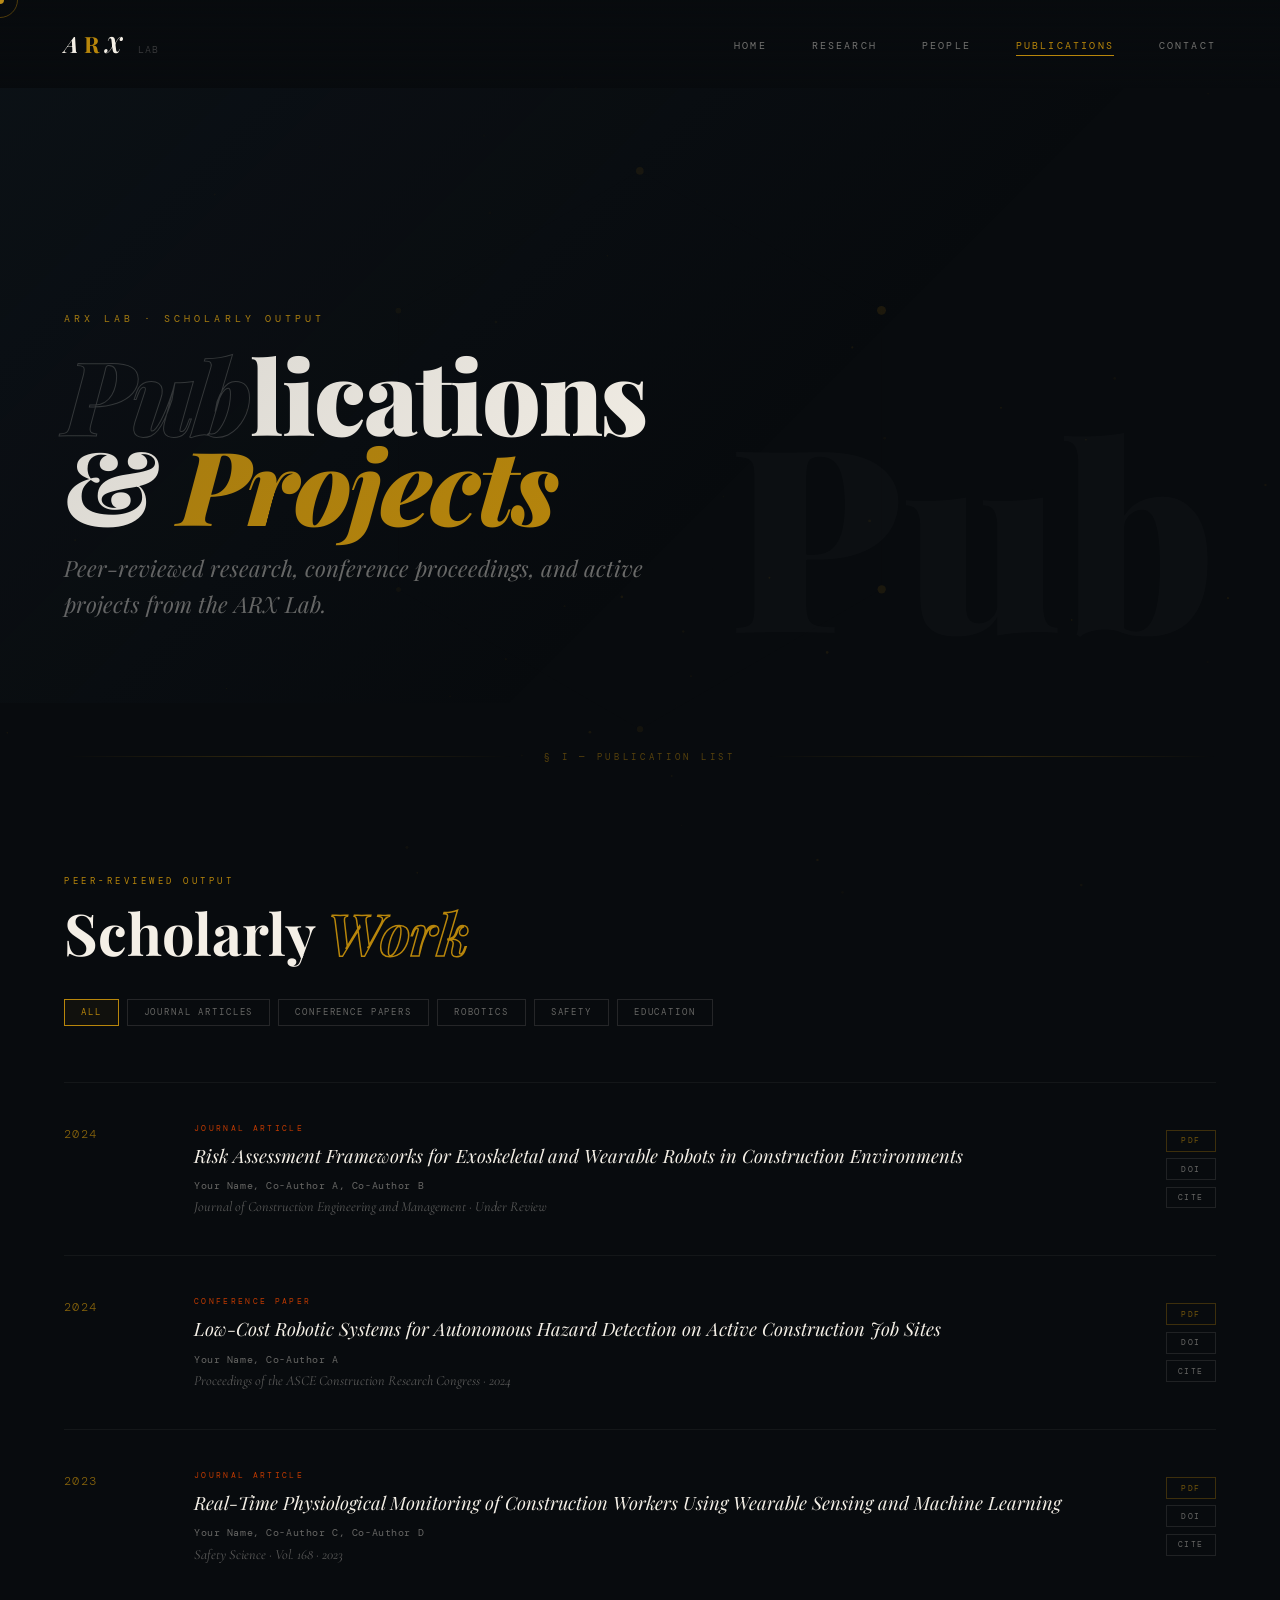
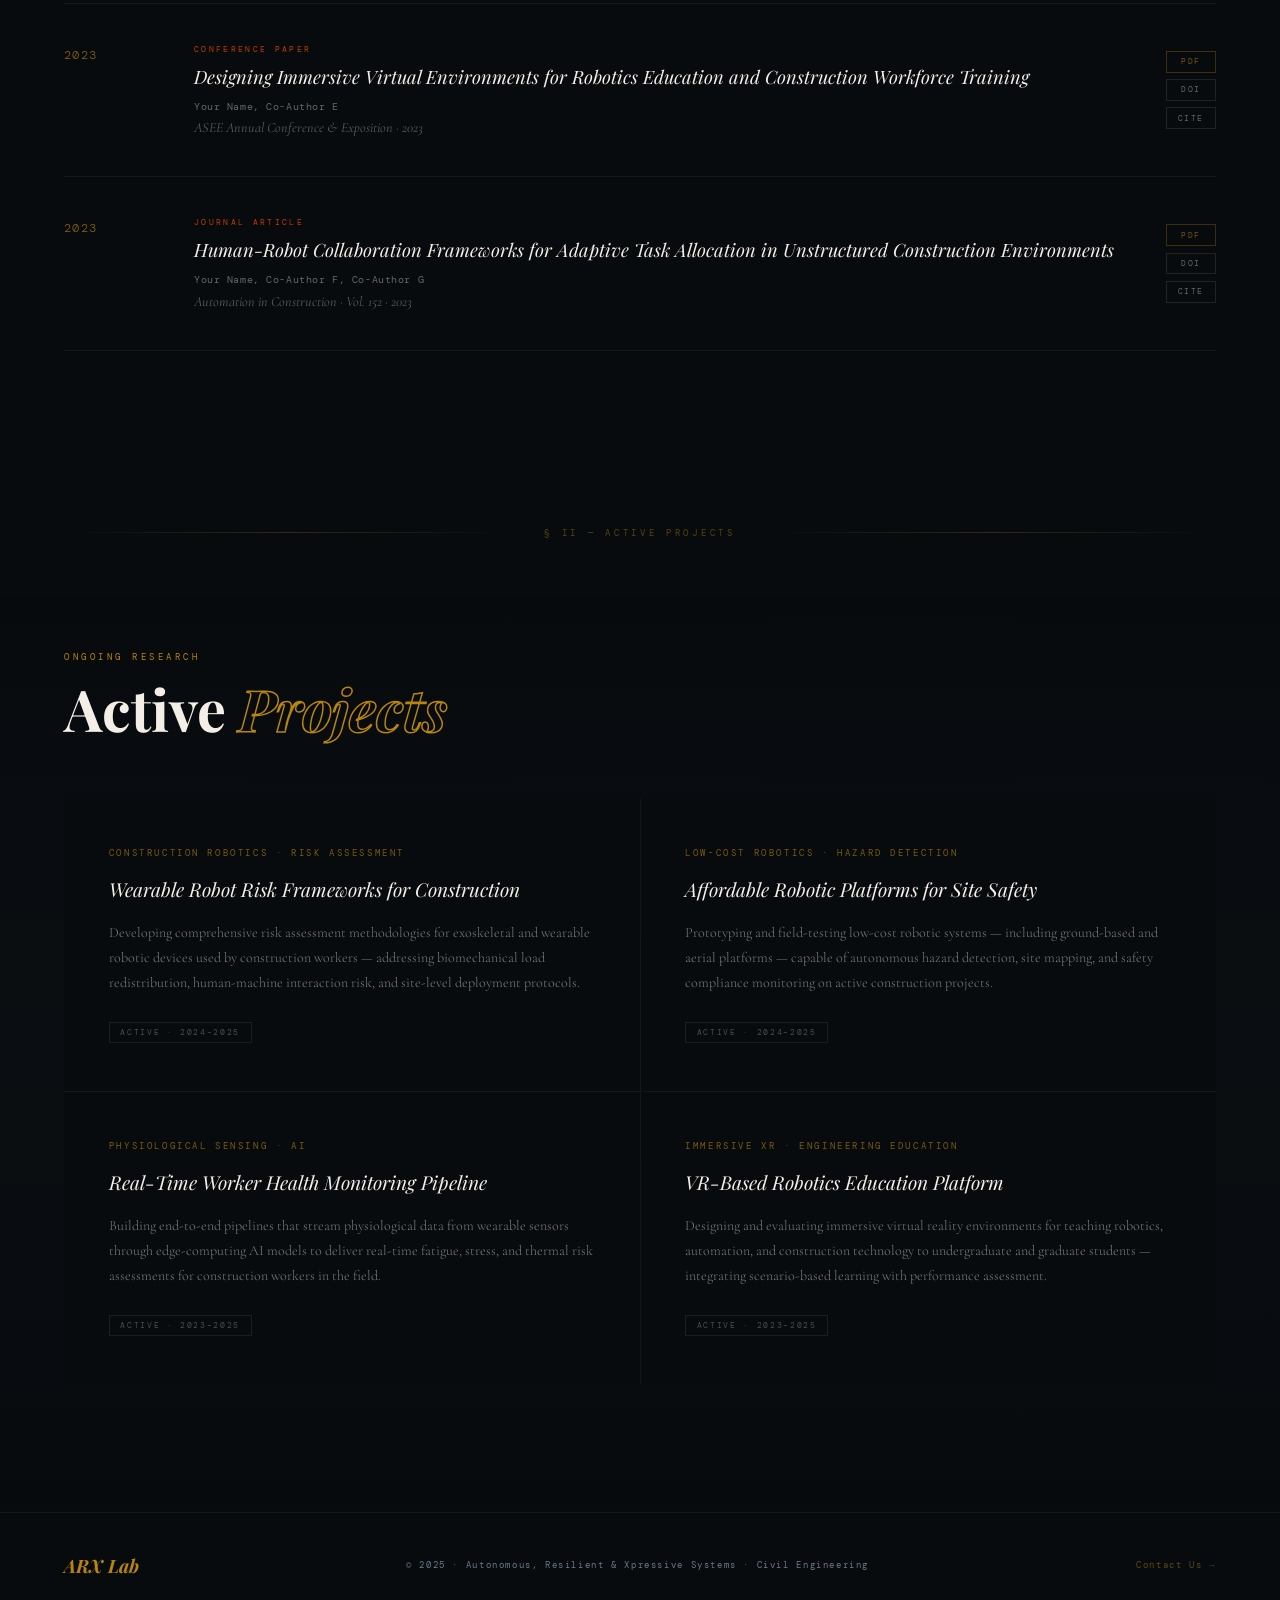
<file: publications.html>
<!DOCTYPE html>
<html lang="en">
<head>
<meta charset="UTF-8"><meta name="viewport" content="width=device-width,initial-scale=1.0">
<title>ARX Lab — Publications</title>
<link rel="preconnect" href="https://fonts.googleapis.com">
<link href="https://fonts.googleapis.com/css2?family=Cormorant+Garamond:ital,wght@0,300;0,400;0,600;1,300;1,400;1,600&family=DM+Mono:ital,wght@0,300;0,400;1,300&family=Playfair+Display:ital,wght@0,400;0,700;0,900;1,400;1,700&display=swap" rel="stylesheet">
<style>
:root{--ink:#080b0e;--paper:#f4efe6;--amber:#b8860b;--amber2:#d4a520;--ember:#8b2500;--ember2:#c03a00;--slate:#1c2b3a;--fog:#6b7a8d;--serif:'Cormorant Garamond',Georgia,serif;--display:'Playfair Display',Georgia,serif;--mono:'DM Mono',monospace}
*,*::before,*::after{box-sizing:border-box;margin:0;padding:0}
html{scroll-behavior:smooth}
body{background:var(--ink);color:var(--paper);font-family:var(--serif);overflow-x:hidden;cursor:none}
#cur{position:fixed;width:8px;height:8px;background:var(--amber);border-radius:50%;pointer-events:none;z-index:99999;transform:translate(-50%,-50%);mix-blend-mode:screen;transition:width .2s,height .2s}
#ring{position:fixed;width:36px;height:36px;border:1px solid rgba(184,134,11,.4);border-radius:50%;pointer-events:none;z-index:99998;transform:translate(-50%,-50%);transition:all .12s ease-out}
#bgCanvas{position:fixed;inset:0;z-index:0;opacity:.35}
nav{position:fixed;top:0;left:0;right:0;z-index:900;display:flex;justify-content:space-between;align-items:center;padding:1.8rem 5vw}
nav::after{content:'';position:absolute;inset:0;background:linear-gradient(to bottom,rgba(8,11,14,.9) 0%,transparent 100%);z-index:-1;pointer-events:none}
.nav-logo{font-family:var(--display);font-size:1.4rem;font-weight:700;font-style:italic;color:var(--paper);text-decoration:none}
.nav-logo b{color:var(--amber);font-style:normal}
nav ul{list-style:none;display:flex;gap:2.8rem}
nav a{font-family:var(--mono);font-size:.62rem;letter-spacing:.22em;text-transform:uppercase;color:rgba(244,239,230,.45);text-decoration:none;transition:color .2s;position:relative}
nav a:hover{color:var(--amber)}
nav a.active{color:var(--amber)}
nav a.active::after{content:'';position:absolute;bottom:-4px;left:0;right:0;height:1px;background:var(--amber)}
.wrap{position:relative;z-index:10}
.rv{opacity:0;transform:translateY(26px);transition:opacity .85s ease,transform .85s ease}
.rv.on{opacity:1;transform:none}
.d1{transition-delay:.08s}.d2{transition-delay:.16s}.d3{transition-delay:.24s}.d4{transition-delay:.32s}.d5{transition-delay:.4s}
footer{position:relative;z-index:10;padding:2.5rem 5vw;border-top:1px solid rgba(244,239,230,.05);display:flex;align-items:center;justify-content:space-between;flex-wrap:wrap;gap:1rem}
.f-brand{font-family:var(--display);font-style:italic;font-size:1.15rem;font-weight:700;color:var(--amber)}
.f-copy{font-family:var(--mono);font-size:.56rem;letter-spacing:.18em;color:var(--fog)}
.divider{display:flex;align-items:center;gap:2rem;padding:0 5vw;margin:3rem 0;position:relative;z-index:10}
.divider::before,.divider::after{content:'';flex:1;height:1px;background:linear-gradient(90deg,transparent,rgba(184,134,11,.25),transparent)}
.div-label{font-family:var(--mono);font-size:.55rem;letter-spacing:.42em;text-transform:uppercase;color:rgba(184,134,11,.45);white-space:nowrap}
.sec-eye{font-family:var(--mono);font-size:.58rem;letter-spacing:.38em;text-transform:uppercase;color:var(--amber);margin-bottom:1.2rem}
.sec-head{font-family:var(--display);font-weight:700;font-size:clamp(2.8rem,4.5vw,5rem);line-height:.92;color:var(--paper);margin-bottom:2.5rem}
.sec-head em{font-style:italic;color:transparent;-webkit-text-stroke:1.5px var(--amber)}

/* PAGE HERO */
.page-hero{padding:14rem 5vw 5rem;position:relative;overflow:hidden}
.page-hero-bg{position:absolute;inset:0;background:linear-gradient(135deg,rgba(28,43,58,.18) 0%,transparent 60%);pointer-events:none}
.page-tag{font-family:var(--mono);font-size:.6rem;letter-spacing:.42em;text-transform:uppercase;color:var(--amber);margin-bottom:1.5rem}
.page-title{font-family:var(--display);font-weight:900;font-size:clamp(3.5rem,8vw,9rem);line-height:.88;letter-spacing:-.02em;color:var(--paper)}
.page-title .ghost{color:transparent;-webkit-text-stroke:1px rgba(244,239,230,.2);font-style:italic}
.page-title .amber{color:var(--amber);font-style:italic}
.page-sub{font-family:var(--display);font-style:italic;font-size:clamp(1rem,1.8vw,1.4rem);color:rgba(244,239,230,.42);margin-top:1.4rem;max-width:600px;line-height:1.6}
.page-num{position:absolute;right:5vw;bottom:3rem;font-family:var(--display);font-size:20vw;font-weight:900;color:rgba(244,239,230,.018);line-height:1;pointer-events:none}

/* FILTER TABS */
#pubs{padding:4rem 5vw 8rem}
.filter-bar{display:flex;gap:.5rem;flex-wrap:wrap;margin-bottom:3.5rem}
.filter-btn{font-family:var(--mono);font-size:.58rem;letter-spacing:.2em;text-transform:uppercase;padding:.4rem 1rem;background:transparent;border:1px solid rgba(244,239,230,.12);color:rgba(244,239,230,.4);cursor:pointer;transition:all .2s}
.filter-btn:hover,.filter-btn.active{border-color:var(--amber);color:var(--amber);background:rgba(184,134,11,.05)}

/* PUB LIST */
.pub-list{display:flex;flex-direction:column;gap:0}
.pub-entry{display:grid;grid-template-columns:90px 1fr auto;gap:2.5rem;align-items:start;padding:2.5rem 0;border-bottom:1px solid rgba(244,239,230,.05);position:relative;transition:padding-left .25s;cursor:default}
.pub-entry:first-child{border-top:1px solid rgba(244,239,230,.05)}
.pub-entry::before{content:'';position:absolute;left:-5vw;top:0;bottom:0;width:0;background:linear-gradient(90deg,rgba(184,134,11,.05),transparent);transition:width .4s}
.pub-entry:hover::before{width:calc(100% + 10vw)}
.pub-entry:hover{padding-left:.6rem}
.pub-year{font-family:var(--mono);font-size:.72rem;letter-spacing:.12em;color:var(--amber);opacity:.7;padding-top:.25rem;font-weight:300}
.pub-main{}
.pub-type{font-family:var(--mono);font-size:.52rem;letter-spacing:.28em;text-transform:uppercase;color:var(--ember2);margin-bottom:.5rem}
.pub-title{font-family:var(--display);font-style:italic;font-size:1.15rem;color:var(--paper);line-height:1.5;margin-bottom:.6rem;font-weight:400}
.pub-authors{font-family:var(--mono);font-size:.6rem;letter-spacing:.06em;color:rgba(244,239,230,.4);margin-bottom:.4rem}
.pub-venue{font-family:var(--serif);font-size:.88rem;color:rgba(244,239,230,.35);font-style:italic}
.pub-actions{display:flex;flex-direction:column;gap:.4rem;align-self:center}
.pub-link{font-family:var(--mono);font-size:.52rem;letter-spacing:.18em;text-transform:uppercase;padding:.28rem .7rem;border:1px solid rgba(244,239,230,.1);color:rgba(244,239,230,.4);text-decoration:none;transition:all .2s;text-align:center}
.pub-link:hover{border-color:var(--amber);color:var(--amber)}
.pub-link.primary{border-color:rgba(184,134,11,.3);color:rgba(184,134,11,.6)}
.pub-link.primary:hover{border-color:var(--amber);color:var(--amber);background:rgba(184,134,11,.06)}

/* PROJECTS */
#projects{padding:4rem 5vw 8rem;background:linear-gradient(180deg,transparent,rgba(28,43,58,.1),transparent)}
.proj-grid{display:grid;grid-template-columns:repeat(2,1fr);gap:1px;background:rgba(244,239,230,.04);margin-top:4rem}
.proj-card{background:var(--ink);padding:3rem 2.8rem;position:relative;transition:background .3s;cursor:default}
.proj-card:hover{background:#0e151d}
.proj-card::after{content:'';position:absolute;top:0;left:0;right:0;height:2px;background:linear-gradient(90deg,var(--ember2),var(--amber));transform:scaleX(0);transform-origin:left;transition:transform .4s}
.proj-card:hover::after{transform:scaleX(1)}
.proj-cat{font-family:var(--mono);font-size:.54rem;letter-spacing:.3em;text-transform:uppercase;color:var(--amber);opacity:.65;margin-bottom:1rem}
.proj-title{font-family:var(--display);font-style:italic;font-size:1.2rem;line-height:1.5;color:var(--paper);margin-bottom:1rem;font-weight:400}
.proj-body{font-size:.88rem;line-height:1.8;color:rgba(244,239,230,.5);font-weight:300;margin-bottom:1.5rem}
.proj-status{font-family:var(--mono);font-size:.52rem;letter-spacing:.2em;text-transform:uppercase;color:rgba(244,239,230,.28);border:1px solid rgba(244,239,230,.08);padding:.25rem .65rem;display:inline-block}

@media(max-width:900px){
  nav ul{display:none}
  .page-title{font-size:3.2rem}
  #pubs{padding:4rem 5vw}
  .pub-entry{grid-template-columns:70px 1fr}
  .pub-actions{display:none}
  .proj-grid{grid-template-columns:1fr}
}
</style>
</head>
<body>
<div id="cur"></div><div id="ring"></div>
<canvas id="bgCanvas"></canvas>

<nav class="wrap">
  <a href="index.html" class="nav-logo">A<b>R</b>X <span style="font-family:var(--mono);font-size:.6rem;letter-spacing:.1em;color:rgba(244,239,230,.22);font-style:normal;font-weight:300">LAB</span></a>
  <ul>
    <li><a href="index.html">Home</a></li>
    <li><a href="research.html">Research</a></li>
    <li><a href="people.html">People</a></li>
    <li><a href="publications.html" class="active">Publications</a></li>
    <li><a href="contact.html">Contact</a></li>
  </ul>
</nav>

<section class="page-hero wrap">
  <div class="page-hero-bg"></div>
  <div class="page-tag">ARX Lab · Scholarly Output</div>
  <h1 class="page-title"><span class="ghost">Pub</span>lications<br>&amp; <span class="amber">Projects</span></h1>
  <div class="page-sub">Peer-reviewed research, conference proceedings, and active projects from the ARX Lab.</div>
  <div class="page-num">Pub</div>
</section>

<div class="divider wrap"><span class="div-label">§ I — Publication List</span></div>

<section id="pubs" class="wrap">
  <div class="sec-eye rv">Peer-Reviewed Output</div>
  <h2 class="sec-head rv">Scholarly <em>Work</em></h2>

  <div class="filter-bar rv d1">
    <button class="filter-btn active" onclick="filterPubs('all',this)">All</button>
    <button class="filter-btn" onclick="filterPubs('journal',this)">Journal Articles</button>
    <button class="filter-btn" onclick="filterPubs('conference',this)">Conference Papers</button>
    <button class="filter-btn" onclick="filterPubs('robotics',this)">Robotics</button>
    <button class="filter-btn" onclick="filterPubs('safety',this)">Safety</button>
    <button class="filter-btn" onclick="filterPubs('education',this)">Education</button>
  </div>

  <div class="pub-list rv d2" id="pubList">

    <div class="pub-entry" data-tags="journal safety robotics">
      <div class="pub-year">2024</div>
      <div class="pub-main">
        <div class="pub-type">Journal Article</div>
        <div class="pub-title">Risk Assessment Frameworks for Exoskeletal and Wearable Robots in Construction Environments</div>
        <div class="pub-authors">Your Name, Co-Author A, Co-Author B</div>
        <div class="pub-venue">Journal of Construction Engineering and Management · Under Review</div>
      </div>
      <div class="pub-actions">
        <a href="#" class="pub-link primary">PDF</a>
        <a href="#" class="pub-link">DOI</a>
        <a href="#" class="pub-link">Cite</a>
      </div>
    </div>

    <div class="pub-entry" data-tags="conference robotics">
      <div class="pub-year">2024</div>
      <div class="pub-main">
        <div class="pub-type">Conference Paper</div>
        <div class="pub-title">Low-Cost Robotic Systems for Autonomous Hazard Detection on Active Construction Job Sites</div>
        <div class="pub-authors">Your Name, Co-Author A</div>
        <div class="pub-venue">Proceedings of the ASCE Construction Research Congress · 2024</div>
      </div>
      <div class="pub-actions">
        <a href="#" class="pub-link primary">PDF</a>
        <a href="#" class="pub-link">DOI</a>
        <a href="#" class="pub-link">Cite</a>
      </div>
    </div>

    <div class="pub-entry" data-tags="journal safety">
      <div class="pub-year">2023</div>
      <div class="pub-main">
        <div class="pub-type">Journal Article</div>
        <div class="pub-title">Real-Time Physiological Monitoring of Construction Workers Using Wearable Sensing and Machine Learning</div>
        <div class="pub-authors">Your Name, Co-Author C, Co-Author D</div>
        <div class="pub-venue">Safety Science · Vol. 168 · 2023</div>
      </div>
      <div class="pub-actions">
        <a href="#" class="pub-link primary">PDF</a>
        <a href="#" class="pub-link">DOI</a>
        <a href="#" class="pub-link">Cite</a>
      </div>
    </div>

    <div class="pub-entry" data-tags="conference education">
      <div class="pub-year">2023</div>
      <div class="pub-main">
        <div class="pub-type">Conference Paper</div>
        <div class="pub-title">Designing Immersive Virtual Environments for Robotics Education and Construction Workforce Training</div>
        <div class="pub-authors">Your Name, Co-Author E</div>
        <div class="pub-venue">ASEE Annual Conference &amp; Exposition · 2023</div>
      </div>
      <div class="pub-actions">
        <a href="#" class="pub-link primary">PDF</a>
        <a href="#" class="pub-link">DOI</a>
        <a href="#" class="pub-link">Cite</a>
      </div>
    </div>

    <div class="pub-entry" data-tags="journal robotics">
      <div class="pub-year">2023</div>
      <div class="pub-main">
        <div class="pub-type">Journal Article</div>
        <div class="pub-title">Human-Robot Collaboration Frameworks for Adaptive Task Allocation in Unstructured Construction Environments</div>
        <div class="pub-authors">Your Name, Co-Author F, Co-Author G</div>
        <div class="pub-venue">Automation in Construction · Vol. 152 · 2023</div>
      </div>
      <div class="pub-actions">
        <a href="#" class="pub-link primary">PDF</a>
        <a href="#" class="pub-link">DOI</a>
        <a href="#" class="pub-link">Cite</a>
      </div>
    </div>

  </div>
</section>

<div class="divider wrap"><span class="div-label">§ II — Active Projects</span></div>

<section id="projects" class="wrap">
  <div class="sec-eye rv">Ongoing Research</div>
  <h2 class="sec-head rv">Active <em>Projects</em></h2>
  <div class="proj-grid">
    <div class="proj-card rv">
      <div class="proj-cat">Construction Robotics · Risk Assessment</div>
      <div class="proj-title">Wearable Robot Risk Frameworks for Construction</div>
      <div class="proj-body">Developing comprehensive risk assessment methodologies for exoskeletal and wearable robotic devices used by construction workers — addressing biomechanical load redistribution, human-machine interaction risk, and site-level deployment protocols.</div>
      <span class="proj-status">Active · 2024–2025</span>
    </div>
    <div class="proj-card rv d1">
      <div class="proj-cat">Low-Cost Robotics · Hazard Detection</div>
      <div class="proj-title">Affordable Robotic Platforms for Site Safety</div>
      <div class="proj-body">Prototyping and field-testing low-cost robotic systems — including ground-based and aerial platforms — capable of autonomous hazard detection, site mapping, and safety compliance monitoring on active construction projects.</div>
      <span class="proj-status">Active · 2024–2025</span>
    </div>
    <div class="proj-card rv d2">
      <div class="proj-cat">Physiological Sensing · AI</div>
      <div class="proj-title">Real-Time Worker Health Monitoring Pipeline</div>
      <div class="proj-body">Building end-to-end pipelines that stream physiological data from wearable sensors through edge-computing AI models to deliver real-time fatigue, stress, and thermal risk assessments for construction workers in the field.</div>
      <span class="proj-status">Active · 2023–2025</span>
    </div>
    <div class="proj-card rv d3">
      <div class="proj-cat">Immersive XR · Engineering Education</div>
      <div class="proj-title">VR-Based Robotics Education Platform</div>
      <div class="proj-body">Designing and evaluating immersive virtual reality environments for teaching robotics, automation, and construction technology to undergraduate and graduate students — integrating scenario-based learning with performance assessment.</div>
      <span class="proj-status">Active · 2023–2025</span>
    </div>
  </div>
</section>

<footer class="wrap">
  <div class="f-brand">ARX Lab</div>
  <div class="f-copy">© 2025 · Autonomous, Resilient &amp; Xpressive Systems · Civil Engineering</div>
  <a href="contact.html" class="f-copy" style="color:var(--amber);opacity:.5;text-decoration:none">Contact Us →</a>
</footer>

<script>
const cur=document.getElementById('cur'),ring=document.getElementById('ring');
let mx=0,my=0,rx=0,ry=0;
document.addEventListener('mousemove',e=>{mx=e.clientX;my=e.clientY});
(function ac(){cur.style.left=mx+'px';cur.style.top=my+'px';rx+=(mx-rx)*.13;ry+=(my-ry)*.13;ring.style.left=rx+'px';ring.style.top=ry+'px';requestAnimationFrame(ac)})();
const cv=document.getElementById('bgCanvas'),cx=cv.getContext('2d');
let W,H,t=0,nodes=[],particles=[];
function rsz(){W=cv.width=window.innerWidth;H=cv.height=window.innerHeight;
  nodes=Array.from({length:6},(_,i)=>{const a=(i/6)*Math.PI*2-Math.PI/2,r=Math.min(W,H)*.31;return{x:W/2+Math.cos(a)*r,y:H/2+Math.sin(a)*r,ox:W/2+Math.cos(a)*r,oy:H/2+Math.sin(a)*r,vx:(Math.random()-.5)*.1,vy:(Math.random()-.5)*.1}});
  particles=Array.from({length:60},()=>({x:Math.random()*W,y:Math.random()*H,vx:(Math.random()-.5)*.25,vy:(Math.random()-.5)*.25,sz:Math.random()*1.3+.3,al:Math.random()*.26+.04}))}
window.addEventListener('resize',rsz);rsz();
function frame(){cx.clearRect(0,0,W,H);t+=.003;
  nodes.forEach(n=>{n.x+=n.vx;n.y+=n.vy;n.vx+=(n.ox-n.x)*.0008;n.vy+=(n.oy-n.y)*.0008;n.vx*=.996;n.vy*=.996});
  for(let i=0;i<nodes.length;i++)for(let j=i+1;j<nodes.length;j++){const dx=nodes[j].x-nodes[i].x,dy=nodes[j].y-nodes[i].y,d=Math.sqrt(dx*dx+dy*dy),m=Math.min(W,H)*.68;if(d<m){cx.beginPath();cx.moveTo(nodes[i].x,nodes[i].y);cx.lineTo(nodes[j].x,nodes[j].y);cx.strokeStyle=`rgba(184,134,11,${(1-d/m)*.08})`;cx.lineWidth=.5;cx.stroke()}}
  nodes.forEach((n,i)=>{const p=Math.sin(t*1.3+i*1.05)*.5+.5;cx.beginPath();cx.arc(n.x,n.y,2.5+p*2,0,Math.PI*2);cx.fillStyle=`rgba(184,134,11,${.14+p*.22})`;cx.fill()});
  particles.forEach(p=>{p.x+=p.vx;p.y+=p.vy;if(p.x<0)p.x=W;if(p.x>W)p.x=0;if(p.y<0)p.y=H;if(p.y>H)p.y=0;cx.beginPath();cx.arc(p.x,p.y,p.sz,0,Math.PI*2);cx.fillStyle=`rgba(184,134,11,${p.al})`;cx.fill()});
  requestAnimationFrame(frame)}
frame();
const rvEls=document.querySelectorAll('.rv');
const io=new IntersectionObserver(es=>{es.forEach(e=>{if(e.isIntersecting){e.target.classList.add('on');io.unobserve(e.target)}})},{threshold:.08,rootMargin:'0px 0px -45px 0px'});
rvEls.forEach(el=>io.observe(el));
window.addEventListener('load',()=>{['.page-tag','.page-title','.page-sub'].forEach((s,i)=>{const el=document.querySelector(s);if(!el)return;el.style.cssText=`opacity:0;transform:translateY(35px);transition:opacity 1s ease ${.2+i*.15}s,transform 1s ease ${.2+i*.15}s`;requestAnimationFrame(()=>{el.style.opacity=1;el.style.transform='none'})})});
// Filter pubs
function filterPubs(tag, btn){
  document.querySelectorAll('.filter-btn').forEach(b=>b.classList.remove('active'));
  btn.classList.add('active');
  document.querySelectorAll('.pub-entry').forEach(e=>{
    const tags=e.dataset.tags||'';
    e.style.display=(tag==='all'||tags.includes(tag))?'':'none';
  });
}
</script>
</body>
</html>
</file>
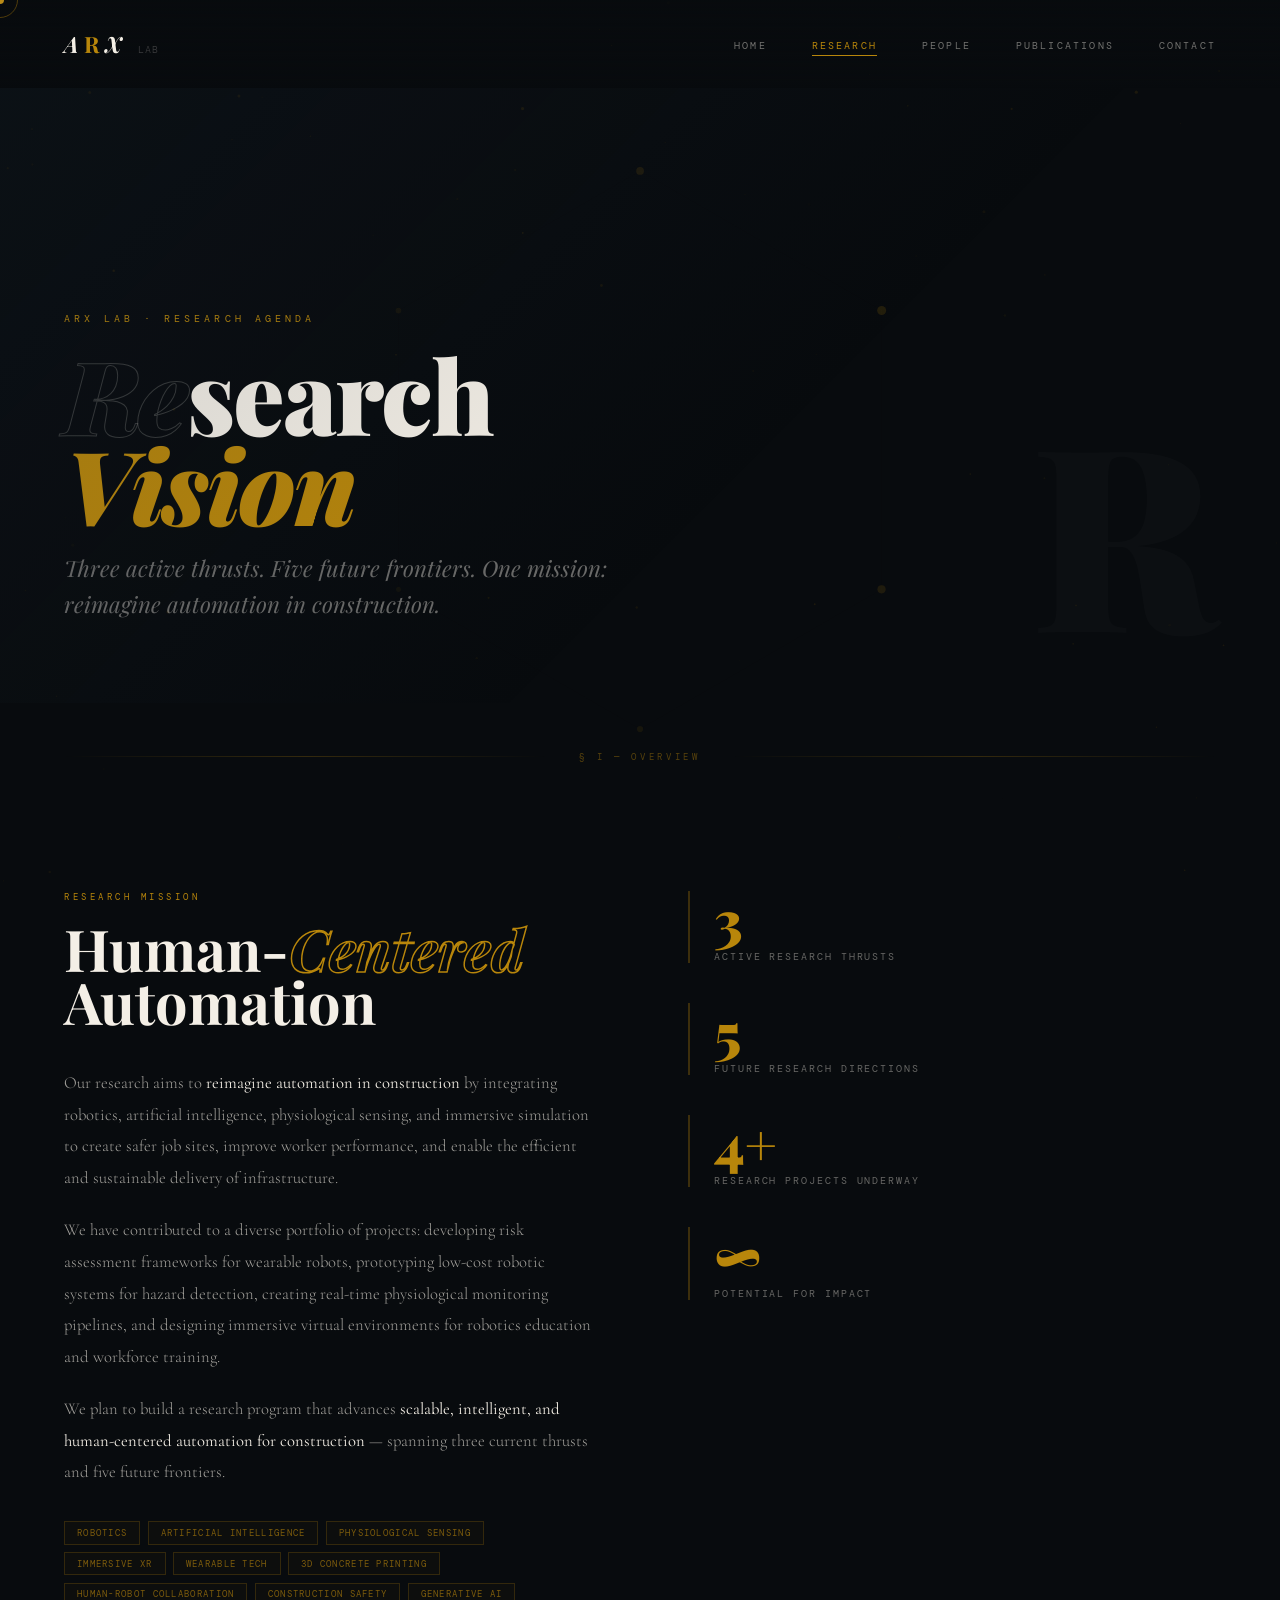
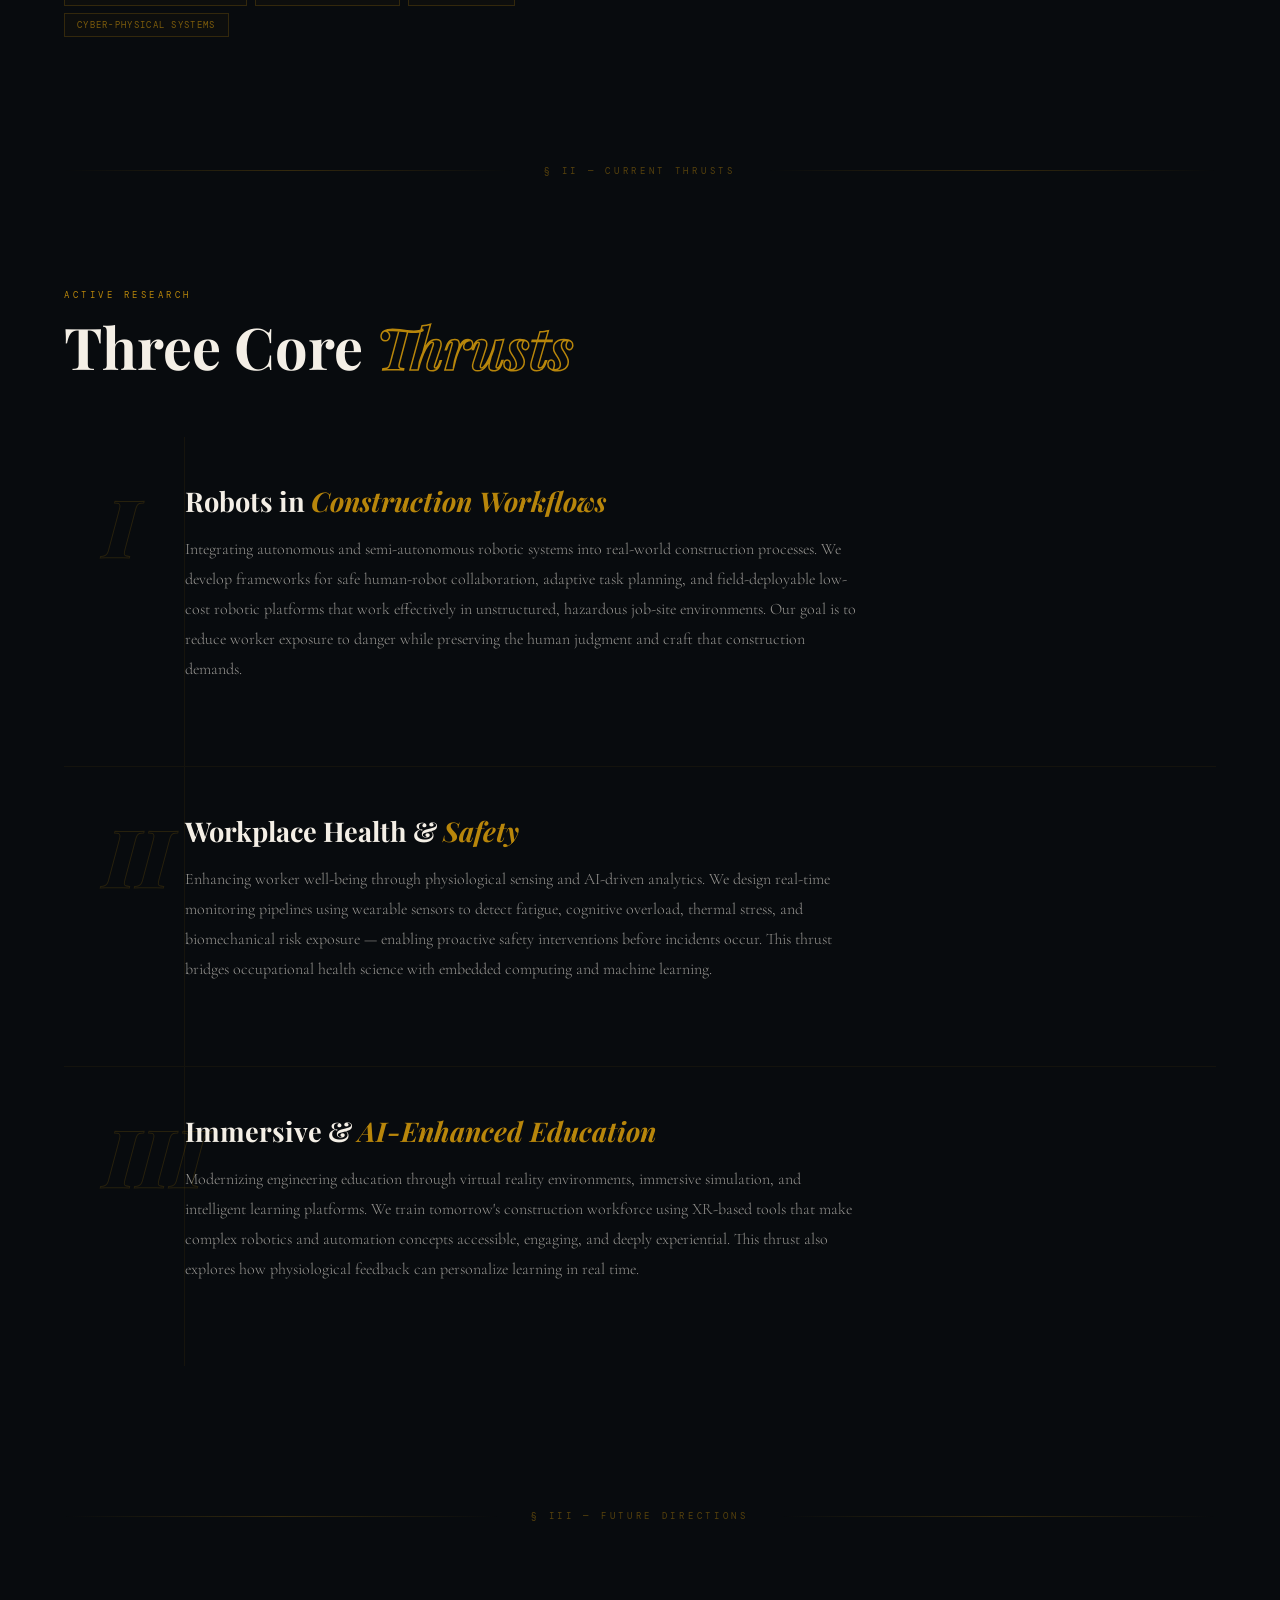
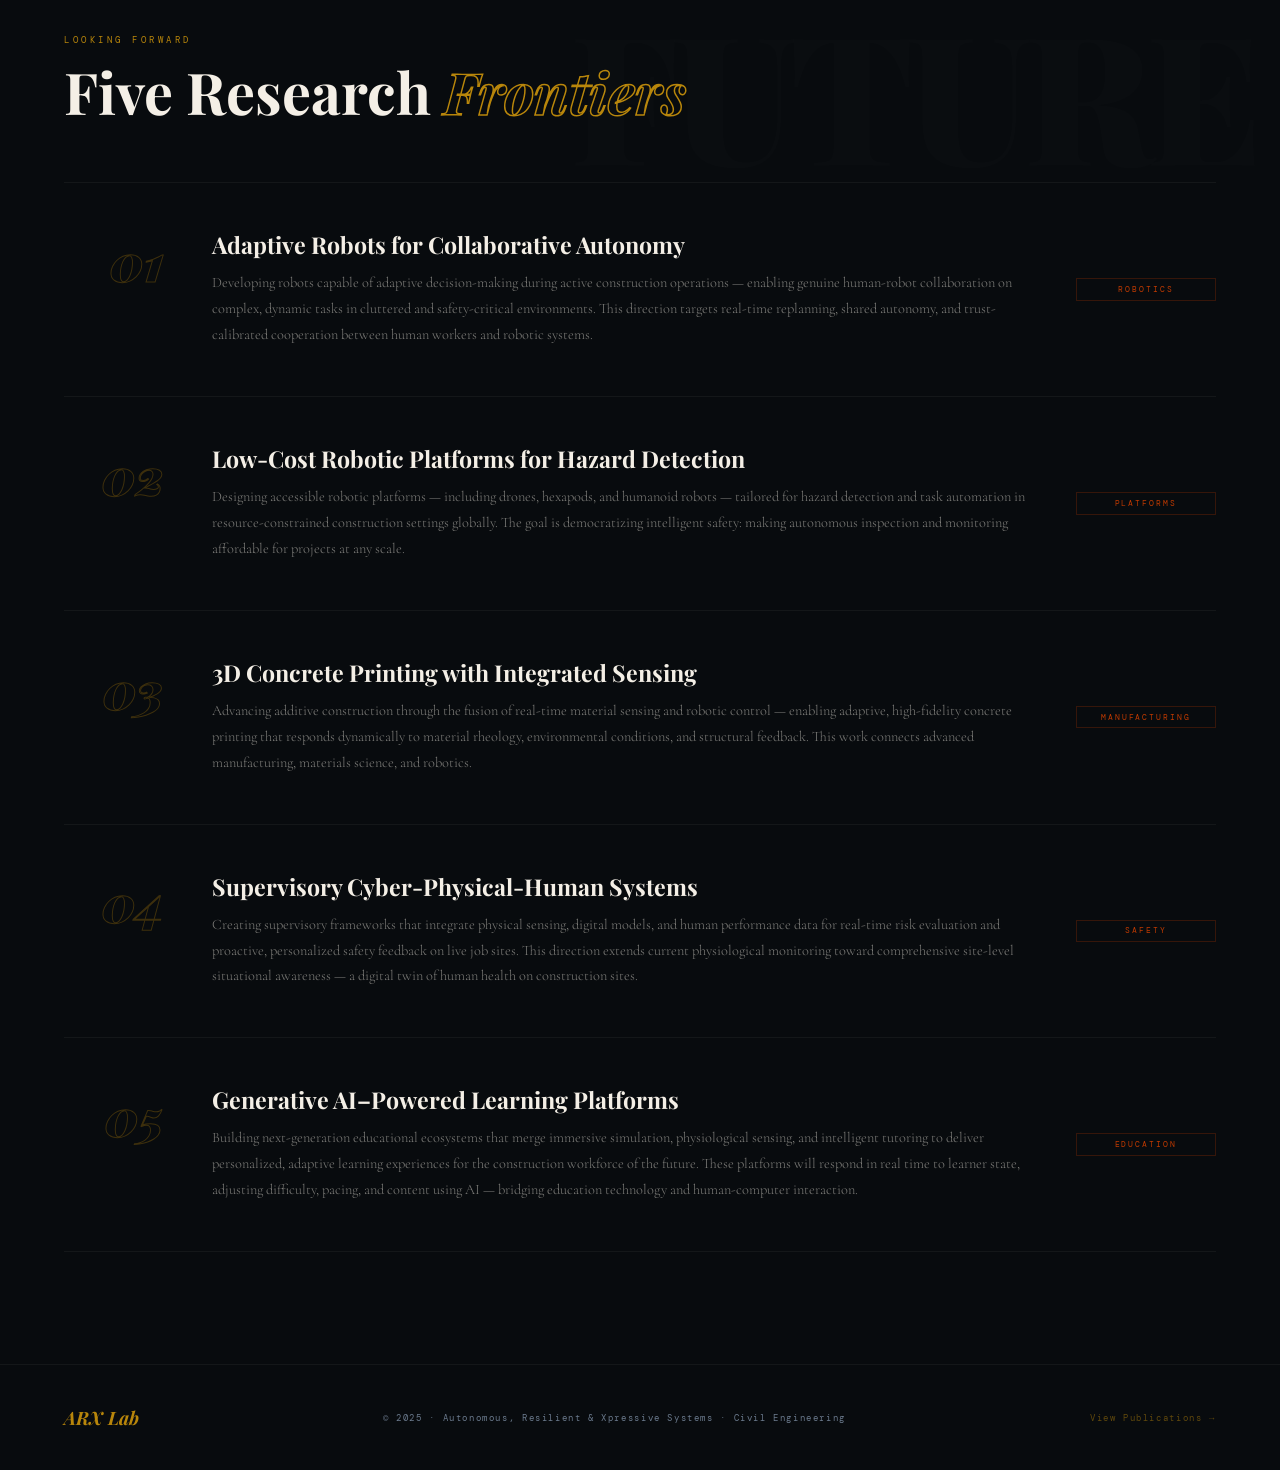
<file: research.html>
<!DOCTYPE html>
<html lang="en">
<head>
<meta charset="UTF-8"><meta name="viewport" content="width=device-width,initial-scale=1.0">
<title>ARX Lab — Research</title>
<link rel="preconnect" href="https://fonts.googleapis.com">
<link href="https://fonts.googleapis.com/css2?family=Cormorant+Garamond:ital,wght@0,300;0,400;0,600;1,300;1,400;1,600&family=DM+Mono:ital,wght@0,300;0,400;1,300&family=Playfair+Display:ital,wght@0,400;0,700;0,900;1,400;1,700&display=swap" rel="stylesheet">
<style>
:root{--ink:#080b0e;--paper:#f4efe6;--amber:#b8860b;--amber2:#d4a520;--ember:#8b2500;--ember2:#c03a00;--slate:#1c2b3a;--fog:#6b7a8d;--serif:'Cormorant Garamond',Georgia,serif;--display:'Playfair Display',Georgia,serif;--mono:'DM Mono',monospace}
*,*::before,*::after{box-sizing:border-box;margin:0;padding:0}
html{scroll-behavior:smooth}
body{background:var(--ink);color:var(--paper);font-family:var(--serif);overflow-x:hidden;cursor:none}
#cur{position:fixed;width:8px;height:8px;background:var(--amber);border-radius:50%;pointer-events:none;z-index:99999;transform:translate(-50%,-50%);mix-blend-mode:screen;transition:width .2s,height .2s}
#ring{position:fixed;width:36px;height:36px;border:1px solid rgba(184,134,11,.4);border-radius:50%;pointer-events:none;z-index:99998;transform:translate(-50%,-50%);transition:all .12s ease-out}
#bgCanvas{position:fixed;inset:0;z-index:0;opacity:.4}
nav{position:fixed;top:0;left:0;right:0;z-index:900;display:flex;justify-content:space-between;align-items:center;padding:1.8rem 5vw}
nav::after{content:'';position:absolute;inset:0;background:linear-gradient(to bottom,rgba(8,11,14,.9) 0%,transparent 100%);z-index:-1;pointer-events:none}
.nav-logo{font-family:var(--display);font-size:1.4rem;font-weight:700;font-style:italic;color:var(--paper);text-decoration:none}
.nav-logo b{color:var(--amber);font-style:normal}
nav ul{list-style:none;display:flex;gap:2.8rem}
nav a{font-family:var(--mono);font-size:.62rem;letter-spacing:.22em;text-transform:uppercase;color:rgba(244,239,230,.45);text-decoration:none;transition:color .2s;position:relative}
nav a:hover{color:var(--amber)}
nav a.active{color:var(--amber)}
nav a.active::after{content:'';position:absolute;bottom:-4px;left:0;right:0;height:1px;background:var(--amber)}
.wrap{position:relative;z-index:10}
.rv{opacity:0;transform:translateY(26px);transition:opacity .85s ease,transform .85s ease}
.rv.on{opacity:1;transform:none}
.d1{transition-delay:.08s}.d2{transition-delay:.16s}.d3{transition-delay:.24s}.d4{transition-delay:.32s}.d5{transition-delay:.4s}
footer{position:relative;z-index:10;padding:2.5rem 5vw;border-top:1px solid rgba(244,239,230,.05);display:flex;align-items:center;justify-content:space-between;flex-wrap:wrap;gap:1rem}
.f-brand{font-family:var(--display);font-style:italic;font-size:1.15rem;font-weight:700;color:var(--amber)}
.f-copy{font-family:var(--mono);font-size:.56rem;letter-spacing:.18em;color:var(--fog)}
.divider{display:flex;align-items:center;gap:2rem;padding:0 5vw;margin:3rem 0;position:relative;z-index:10}
.divider::before,.divider::after{content:'';flex:1;height:1px;background:linear-gradient(90deg,transparent,rgba(184,134,11,.25),transparent)}
.div-label{font-family:var(--mono);font-size:.55rem;letter-spacing:.42em;text-transform:uppercase;color:rgba(184,134,11,.45);white-space:nowrap}
.sec-eye{font-family:var(--mono);font-size:.58rem;letter-spacing:.38em;text-transform:uppercase;color:var(--amber);margin-bottom:1.2rem}
.sec-head{font-family:var(--display);font-weight:700;font-size:clamp(2.8rem,4.5vw,5rem);line-height:.92;color:var(--paper);margin-bottom:2.5rem}
.sec-head em{font-style:italic;color:transparent;-webkit-text-stroke:1.5px var(--amber)}

/* PAGE HERO */
.page-hero{padding:14rem 5vw 5rem;position:relative;overflow:hidden}
.page-hero-bg{position:absolute;inset:0;background:linear-gradient(135deg,rgba(28,43,58,.18) 0%,transparent 60%);pointer-events:none}
.page-tag{font-family:var(--mono);font-size:.6rem;letter-spacing:.42em;text-transform:uppercase;color:var(--amber);margin-bottom:1.5rem}
.page-title{font-family:var(--display);font-weight:900;font-size:clamp(3.5rem,8vw,9rem);line-height:.88;letter-spacing:-.02em;color:var(--paper)}
.page-title .ghost{color:transparent;-webkit-text-stroke:1px rgba(244,239,230,.2);font-style:italic}
.page-title .amber{color:var(--amber);font-style:italic}
.page-sub{font-family:var(--display);font-style:italic;font-size:clamp(1rem,1.8vw,1.4rem);color:rgba(244,239,230,.42);margin-top:1.4rem;max-width:600px;line-height:1.6}
.page-num{position:absolute;right:5vw;bottom:3rem;font-family:var(--display);font-size:20vw;font-weight:900;color:rgba(244,239,230,.018);line-height:1;pointer-events:none}

/* OVERVIEW */
#overview{padding:5rem 5vw;display:grid;grid-template-columns:1fr 1fr;gap:6rem;align-items:start}
.ov-body p{font-size:1.04rem;line-height:1.9;color:rgba(244,239,230,.65);font-weight:300;margin-bottom:1.3rem}
.ov-body strong{color:var(--paper);font-weight:400}
.ov-tags{display:flex;flex-wrap:wrap;gap:.45rem;margin-top:2rem}
.pill{font-family:var(--mono);font-size:.58rem;letter-spacing:.14em;text-transform:uppercase;padding:.3rem .75rem;border:1px solid rgba(184,134,11,.22);color:rgba(184,134,11,.65);background:rgba(184,134,11,.03);transition:all .2s}
.pill:hover{border-color:var(--amber);color:var(--amber)}
.ov-stats{display:flex;flex-direction:column;gap:2.5rem}
.stat-row{border-left:2px solid rgba(184,134,11,.3);padding-left:1.5rem}
.stat-n{font-family:var(--display);font-size:3.5rem;font-weight:900;color:var(--amber);line-height:1}
.stat-l{font-family:var(--mono);font-size:.6rem;letter-spacing:.2em;text-transform:uppercase;color:rgba(244,239,230,.4);margin-top:.2rem}

/* THRUSTS */
#thrusts{padding:4rem 5vw 6rem}
.thrusts-full{display:flex;flex-direction:column;gap:1px;background:rgba(184,134,11,.07);margin-top:4rem}
.thrust-full{background:var(--ink);display:grid;grid-template-columns:120px 1fr;gap:0;transition:background .35s;cursor:default}
.thrust-full:hover{background:#0e151d}
.tf-num{font-family:var(--display);font-size:5rem;font-weight:900;font-style:italic;color:transparent;-webkit-text-stroke:1px rgba(184,134,11,.18);padding:3rem 2.5rem;line-height:1;align-self:start;transition:-webkit-text-stroke .35s}
.thrust-full:hover .tf-num{-webkit-text-stroke:1px rgba(184,134,11,.4)}
.tf-content{padding:3rem 3.5rem 3rem 0;border-left:1px solid rgba(184,134,11,.08)}
.tf-name{font-family:var(--display);font-size:1.7rem;font-weight:700;color:var(--paper);line-height:1.2;margin-bottom:1rem}
.tf-name em{color:var(--amber);font-style:italic}
.tf-body{font-size:1rem;line-height:1.88;color:rgba(244,239,230,.6);font-weight:300;max-width:680px}
.tf-accent{height:2px;background:linear-gradient(90deg,var(--ember2),var(--amber));transform:scaleX(0);transform-origin:left;transition:transform .4s;margin-top:2rem}
.thrust-full:hover .tf-accent{transform:scaleX(1)}

/* FUTURE DIRECTIONS */
#future{padding:4rem 5vw 7rem;overflow:hidden;position:relative}
#future::before{content:'FUTURE';position:absolute;top:2rem;right:2vw;font-family:var(--display);font-size:14vw;font-weight:900;color:rgba(244,239,230,.012);letter-spacing:-.04em;pointer-events:none;line-height:1}
.fut-list{margin-top:4rem}
.fut-item{display:grid;grid-template-columns:100px 1fr 140px;gap:3rem;align-items:start;padding:3rem 0;border-bottom:1px solid rgba(244,239,230,.05);position:relative;transition:padding-left .3s;cursor:default}
.fut-item:first-child{border-top:1px solid rgba(244,239,230,.05)}
.fut-item::before{content:'';position:absolute;left:-5vw;top:0;bottom:0;width:0;background:linear-gradient(90deg,rgba(184,134,11,.055),transparent);transition:width .4s}
.fut-item:hover::before{width:calc(100% + 10vw)}
.fut-item:hover{padding-left:.8rem}
.fi-num{font-family:var(--display);font-size:3.2rem;font-weight:900;font-style:italic;color:transparent;-webkit-text-stroke:1px rgba(184,134,11,.3);line-height:1;text-align:right;transition:-webkit-text-stroke .3s;padding-top:.3rem}
.fut-item:hover .fi-num{-webkit-text-stroke:1.5px var(--amber)}
.fi-title{font-family:var(--display);font-size:1.45rem;font-weight:700;color:var(--paper);line-height:1.2;margin-bottom:.7rem}
.fi-body{font-size:.9rem;line-height:1.8;color:rgba(244,239,230,.5);font-weight:300}
.fi-tag{font-family:var(--mono);font-size:.52rem;letter-spacing:.24em;text-transform:uppercase;color:var(--ember2);border:1px solid rgba(192,58,0,.25);padding:.3rem .7rem;text-align:center;white-space:nowrap;align-self:center}

@media(max-width:900px){
  nav ul{display:none}
  .page-title{font-size:3.2rem}
  #overview{grid-template-columns:1fr;gap:3rem;padding:4rem 5vw}
  .thrusts-full .thrust-full{grid-template-columns:80px 1fr}
  .tf-content{padding:2.5rem 2rem 2.5rem 0}
  .fut-item{grid-template-columns:70px 1fr}
  .fi-tag{display:none}
  #future::before{display:none}
}
</style>
</head>
<body>
<div id="cur"></div><div id="ring"></div>
<canvas id="bgCanvas"></canvas>

<nav class="wrap">
  <a href="index.html" class="nav-logo">A<b>R</b>X <span style="font-family:var(--mono);font-size:.6rem;letter-spacing:.1em;color:rgba(244,239,230,.22);font-style:normal;font-weight:300">LAB</span></a>
  <ul>
    <li><a href="index.html">Home</a></li>
    <li><a href="research.html" class="active">Research</a></li>
    <li><a href="people.html">People</a></li>
    <li><a href="publications.html">Publications</a></li>
    <li><a href="contact.html">Contact</a></li>
  </ul>
</nav>

<section class="page-hero wrap">
  <div class="page-hero-bg"></div>
  <div class="page-tag">ARX Lab · Research Agenda</div>
  <h1 class="page-title"><span class="ghost">Re</span>search<br><span class="amber">Vision</span></h1>
  <div class="page-sub">Three active thrusts. Five future frontiers. One mission: reimagine automation in construction.</div>
  <div class="page-num">R</div>
</section>

<div class="divider wrap"><span class="div-label">§ I — Overview</span></div>

<section id="overview" class="wrap">
  <div class="ov-body">
    <div class="sec-eye rv">Research Mission</div>
    <h2 class="sec-head rv">Human-<em>Centered</em><br>Automation</h2>
    <div class="rv d1">
      <p>Our research aims to <strong>reimagine automation in construction</strong> by integrating robotics, artificial intelligence, physiological sensing, and immersive simulation to create safer job sites, improve worker performance, and enable the efficient and sustainable delivery of infrastructure.</p>
      <p>We have contributed to a diverse portfolio of projects: developing risk assessment frameworks for wearable robots, prototyping low-cost robotic systems for hazard detection, creating real-time physiological monitoring pipelines, and designing immersive virtual environments for robotics education and workforce training.</p>
      <p>We plan to build a research program that advances <strong>scalable, intelligent, and human-centered automation for construction</strong> — spanning three current thrusts and five future frontiers.</p>
    </div>
    <div class="ov-tags rv d2">
      <span class="pill">Robotics</span><span class="pill">Artificial Intelligence</span><span class="pill">Physiological Sensing</span><span class="pill">Immersive XR</span><span class="pill">Wearable Tech</span><span class="pill">3D Concrete Printing</span><span class="pill">Human-Robot Collaboration</span><span class="pill">Construction Safety</span><span class="pill">Generative AI</span><span class="pill">Cyber-Physical Systems</span>
    </div>
  </div>
  <div class="ov-stats rv d2">
    <div class="stat-row"><div class="stat-n">3</div><div class="stat-l">Active Research Thrusts</div></div>
    <div class="stat-row"><div class="stat-n">5</div><div class="stat-l">Future Research Directions</div></div>
    <div class="stat-row"><div class="stat-n">4+</div><div class="stat-l">Research Projects Underway</div></div>
    <div class="stat-row"><div class="stat-n">∞</div><div class="stat-l">Potential for Impact</div></div>
  </div>
</section>

<div class="divider wrap"><span class="div-label">§ II — Current Thrusts</span></div>

<section id="thrusts" class="wrap">
  <div class="sec-eye rv">Active Research</div>
  <h2 class="sec-head rv">Three Core <em>Thrusts</em></h2>
  <div class="thrusts-full">
    <div class="thrust-full rv">
      <div class="tf-num">I</div>
      <div class="tf-content">
        <div class="tf-name">Robots in <em>Construction Workflows</em></div>
        <div class="tf-body">Integrating autonomous and semi-autonomous robotic systems into real-world construction processes. We develop frameworks for safe human-robot collaboration, adaptive task planning, and field-deployable low-cost robotic platforms that work effectively in unstructured, hazardous job-site environments. Our goal is to reduce worker exposure to danger while preserving the human judgment and craft that construction demands.</div>
        <div class="tf-accent"></div>
      </div>
    </div>
    <div class="thrust-full rv d1">
      <div class="tf-num">II</div>
      <div class="tf-content">
        <div class="tf-name">Workplace Health &amp; <em>Safety</em></div>
        <div class="tf-body">Enhancing worker well-being through physiological sensing and AI-driven analytics. We design real-time monitoring pipelines using wearable sensors to detect fatigue, cognitive overload, thermal stress, and biomechanical risk exposure — enabling proactive safety interventions before incidents occur. This thrust bridges occupational health science with embedded computing and machine learning.</div>
        <div class="tf-accent"></div>
      </div>
    </div>
    <div class="thrust-full rv d2">
      <div class="tf-num">III</div>
      <div class="tf-content">
        <div class="tf-name">Immersive &amp; <em>AI-Enhanced Education</em></div>
        <div class="tf-body">Modernizing engineering education through virtual reality environments, immersive simulation, and intelligent learning platforms. We train tomorrow's construction workforce using XR-based tools that make complex robotics and automation concepts accessible, engaging, and deeply experiential. This thrust also explores how physiological feedback can personalize learning in real time.</div>
        <div class="tf-accent"></div>
      </div>
    </div>
  </div>
</section>

<div class="divider wrap"><span class="div-label">§ III — Future Directions</span></div>

<section id="future" class="wrap">
  <div class="sec-eye rv">Looking Forward</div>
  <h2 class="sec-head rv">Five Research <em>Frontiers</em></h2>
  <div class="fut-list">
    <div class="fut-item rv">
      <div class="fi-num">01</div>
      <div>
        <div class="fi-title">Adaptive Robots for Collaborative Autonomy</div>
        <div class="fi-body">Developing robots capable of adaptive decision-making during active construction operations — enabling genuine human-robot collaboration on complex, dynamic tasks in cluttered and safety-critical environments. This direction targets real-time replanning, shared autonomy, and trust-calibrated cooperation between human workers and robotic systems.</div>
      </div>
      <div class="fi-tag">Robotics</div>
    </div>
    <div class="fut-item rv d1">
      <div class="fi-num">02</div>
      <div>
        <div class="fi-title">Low-Cost Robotic Platforms for Hazard Detection</div>
        <div class="fi-body">Designing accessible robotic platforms — including drones, hexapods, and humanoid robots — tailored for hazard detection and task automation in resource-constrained construction settings globally. The goal is democratizing intelligent safety: making autonomous inspection and monitoring affordable for projects at any scale.</div>
      </div>
      <div class="fi-tag">Platforms</div>
    </div>
    <div class="fut-item rv d2">
      <div class="fi-num">03</div>
      <div>
        <div class="fi-title">3D Concrete Printing with Integrated Sensing</div>
        <div class="fi-body">Advancing additive construction through the fusion of real-time material sensing and robotic control — enabling adaptive, high-fidelity concrete printing that responds dynamically to material rheology, environmental conditions, and structural feedback. This work connects advanced manufacturing, materials science, and robotics.</div>
      </div>
      <div class="fi-tag">Manufacturing</div>
    </div>
    <div class="fut-item rv d3">
      <div class="fi-num">04</div>
      <div>
        <div class="fi-title">Supervisory Cyber-Physical-Human Systems</div>
        <div class="fi-body">Creating supervisory frameworks that integrate physical sensing, digital models, and human performance data for real-time risk evaluation and proactive, personalized safety feedback on live job sites. This direction extends current physiological monitoring toward comprehensive site-level situational awareness — a digital twin of human health on construction sites.</div>
      </div>
      <div class="fi-tag">Safety</div>
    </div>
    <div class="fut-item rv d4">
      <div class="fi-num">05</div>
      <div>
        <div class="fi-title">Generative AI–Powered Learning Platforms</div>
        <div class="fi-body">Building next-generation educational ecosystems that merge immersive simulation, physiological sensing, and intelligent tutoring to deliver personalized, adaptive learning experiences for the construction workforce of the future. These platforms will respond in real time to learner state, adjusting difficulty, pacing, and content using AI — bridging education technology and human-computer interaction.</div>
      </div>
      <div class="fi-tag">Education</div>
    </div>
  </div>
</section>

<footer class="wrap">
  <div class="f-brand">ARX Lab</div>
  <div class="f-copy">© 2025 · Autonomous, Resilient &amp; Xpressive Systems · Civil Engineering</div>
  <a href="publications.html" class="f-copy" style="color:var(--amber);opacity:.5;text-decoration:none">View Publications →</a>
</footer>

<script>
const cur=document.getElementById('cur'),ring=document.getElementById('ring');
let mx=0,my=0,rx=0,ry=0;
document.addEventListener('mousemove',e=>{mx=e.clientX;my=e.clientY});
(function ac(){cur.style.left=mx+'px';cur.style.top=my+'px';rx+=(mx-rx)*.13;ry+=(my-ry)*.13;ring.style.left=rx+'px';ring.style.top=ry+'px';requestAnimationFrame(ac)})();
const cv=document.getElementById('bgCanvas'),cx=cv.getContext('2d');
let W,H,t=0,nodes=[],particles=[];
function rsz(){W=cv.width=window.innerWidth;H=cv.height=window.innerHeight;
  nodes=Array.from({length:6},(_,i)=>{const a=(i/6)*Math.PI*2-Math.PI/2,r=Math.min(W,H)*.31;return{x:W/2+Math.cos(a)*r,y:H/2+Math.sin(a)*r,ox:W/2+Math.cos(a)*r,oy:H/2+Math.sin(a)*r,vx:(Math.random()-.5)*.1,vy:(Math.random()-.5)*.1}});
  particles=Array.from({length:70},()=>({x:Math.random()*W,y:Math.random()*H,vx:(Math.random()-.5)*.28,vy:(Math.random()-.5)*.28,sz:Math.random()*1.4+.3,al:Math.random()*.28+.04}))}
window.addEventListener('resize',rsz);rsz();
function frame(){cx.clearRect(0,0,W,H);t+=.003;
  nodes.forEach(n=>{n.x+=n.vx;n.y+=n.vy;n.vx+=(n.ox-n.x)*.0008;n.vy+=(n.oy-n.y)*.0008;n.vx*=.996;n.vy*=.996});
  for(let i=0;i<nodes.length;i++)for(let j=i+1;j<nodes.length;j++){const dx=nodes[j].x-nodes[i].x,dy=nodes[j].y-nodes[i].y,d=Math.sqrt(dx*dx+dy*dy),m=Math.min(W,H)*.68;if(d<m){cx.beginPath();cx.moveTo(nodes[i].x,nodes[i].y);cx.lineTo(nodes[j].x,nodes[j].y);cx.strokeStyle=`rgba(184,134,11,${(1-d/m)*.09})`;cx.lineWidth=.5;cx.stroke()}}
  nodes.forEach((n,i)=>{const p=Math.sin(t*1.3+i*1.05)*.5+.5;cx.beginPath();cx.arc(n.x,n.y,2.5+p*2,0,Math.PI*2);cx.fillStyle=`rgba(184,134,11,${.15+p*.25})`;cx.fill()});
  particles.forEach(p=>{p.x+=p.vx;p.y+=p.vy;if(p.x<0)p.x=W;if(p.x>W)p.x=0;if(p.y<0)p.y=H;if(p.y>H)p.y=0;cx.beginPath();cx.arc(p.x,p.y,p.sz,0,Math.PI*2);cx.fillStyle=`rgba(184,134,11,${p.al})`;cx.fill()});
  requestAnimationFrame(frame)}
frame();
const rvEls=document.querySelectorAll('.rv');
const io=new IntersectionObserver(es=>{es.forEach(e=>{if(e.isIntersecting){e.target.classList.add('on');io.unobserve(e.target)}})},{threshold:.08,rootMargin:'0px 0px -45px 0px'});
rvEls.forEach(el=>io.observe(el));
window.addEventListener('load',()=>{['.page-tag','.page-title','.page-sub'].forEach((s,i)=>{const el=document.querySelector(s);if(!el)return;el.style.cssText=`opacity:0;transform:translateY(35px);transition:opacity 1s ease ${.2+i*.15}s,transform 1s ease ${.2+i*.15}s`;requestAnimationFrame(()=>{el.style.opacity=1;el.style.transform='none'})})});
</script>
</body>
</html>
</file>
